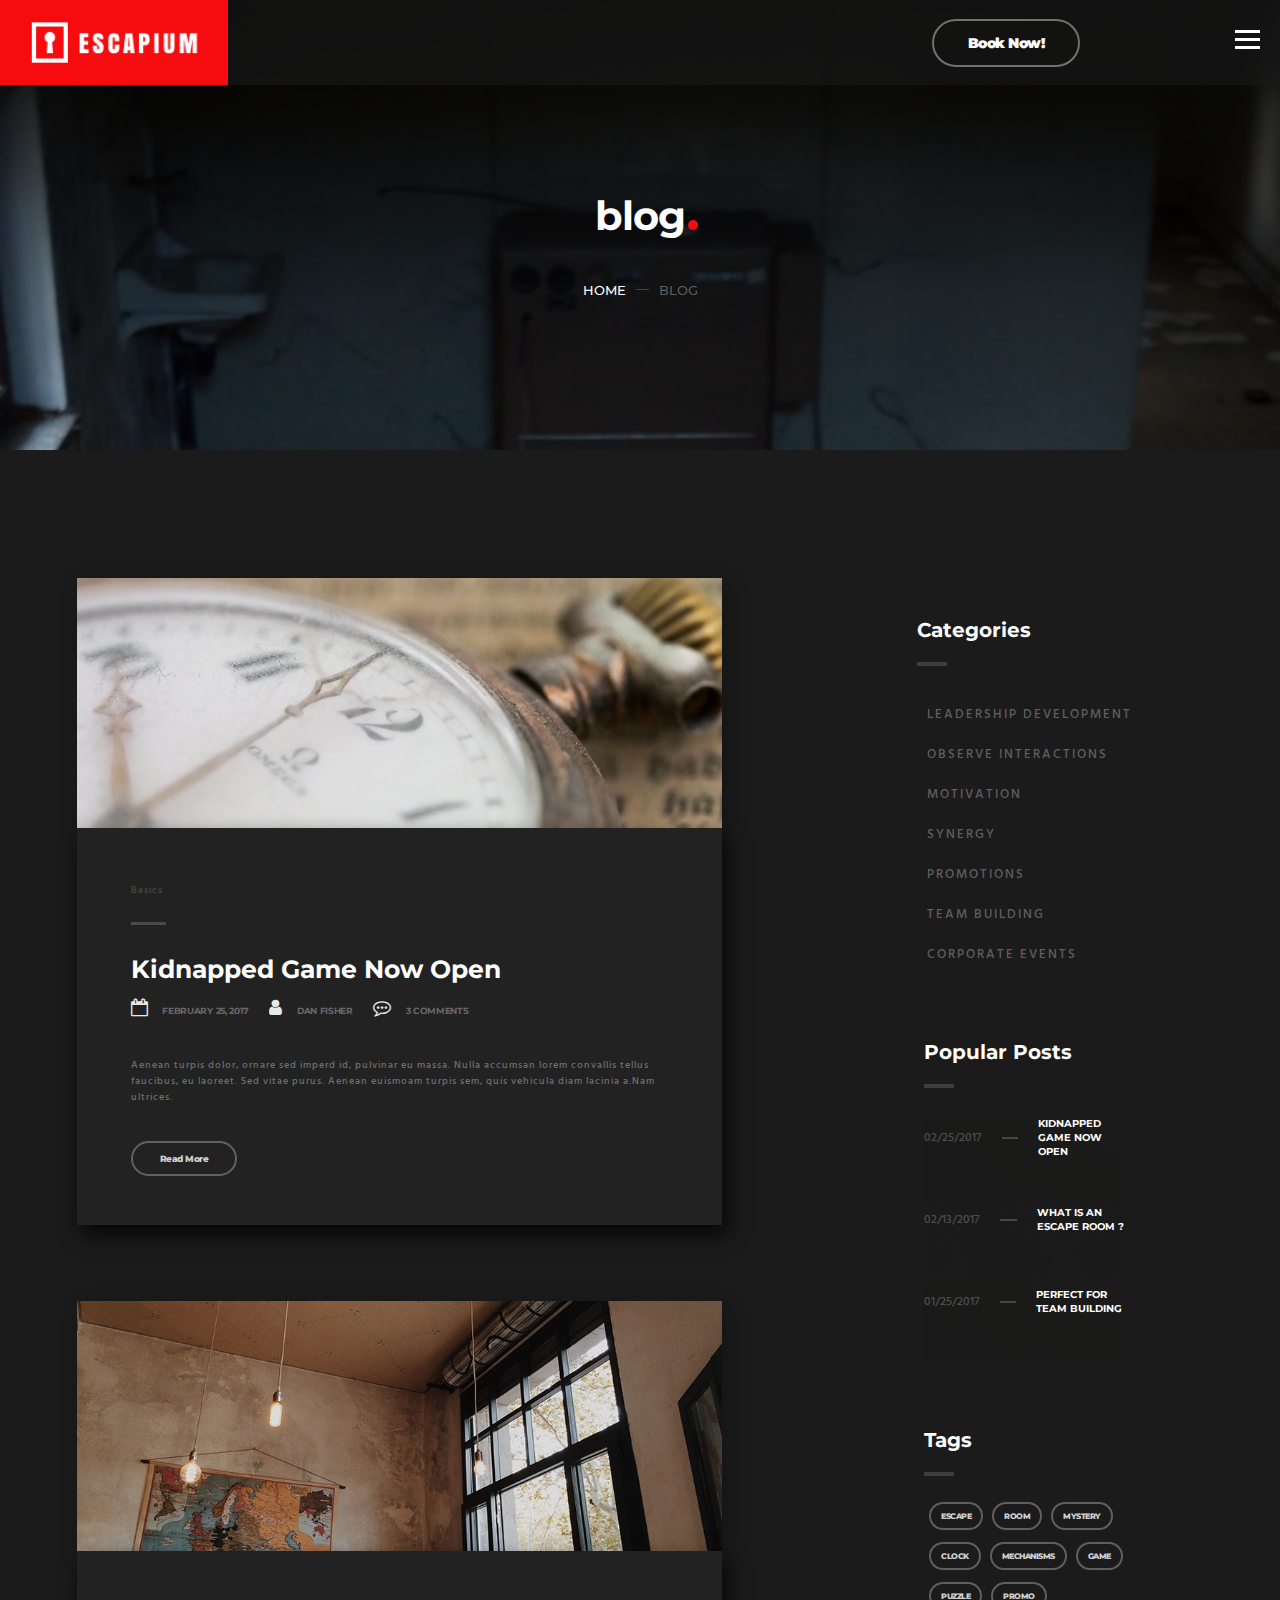
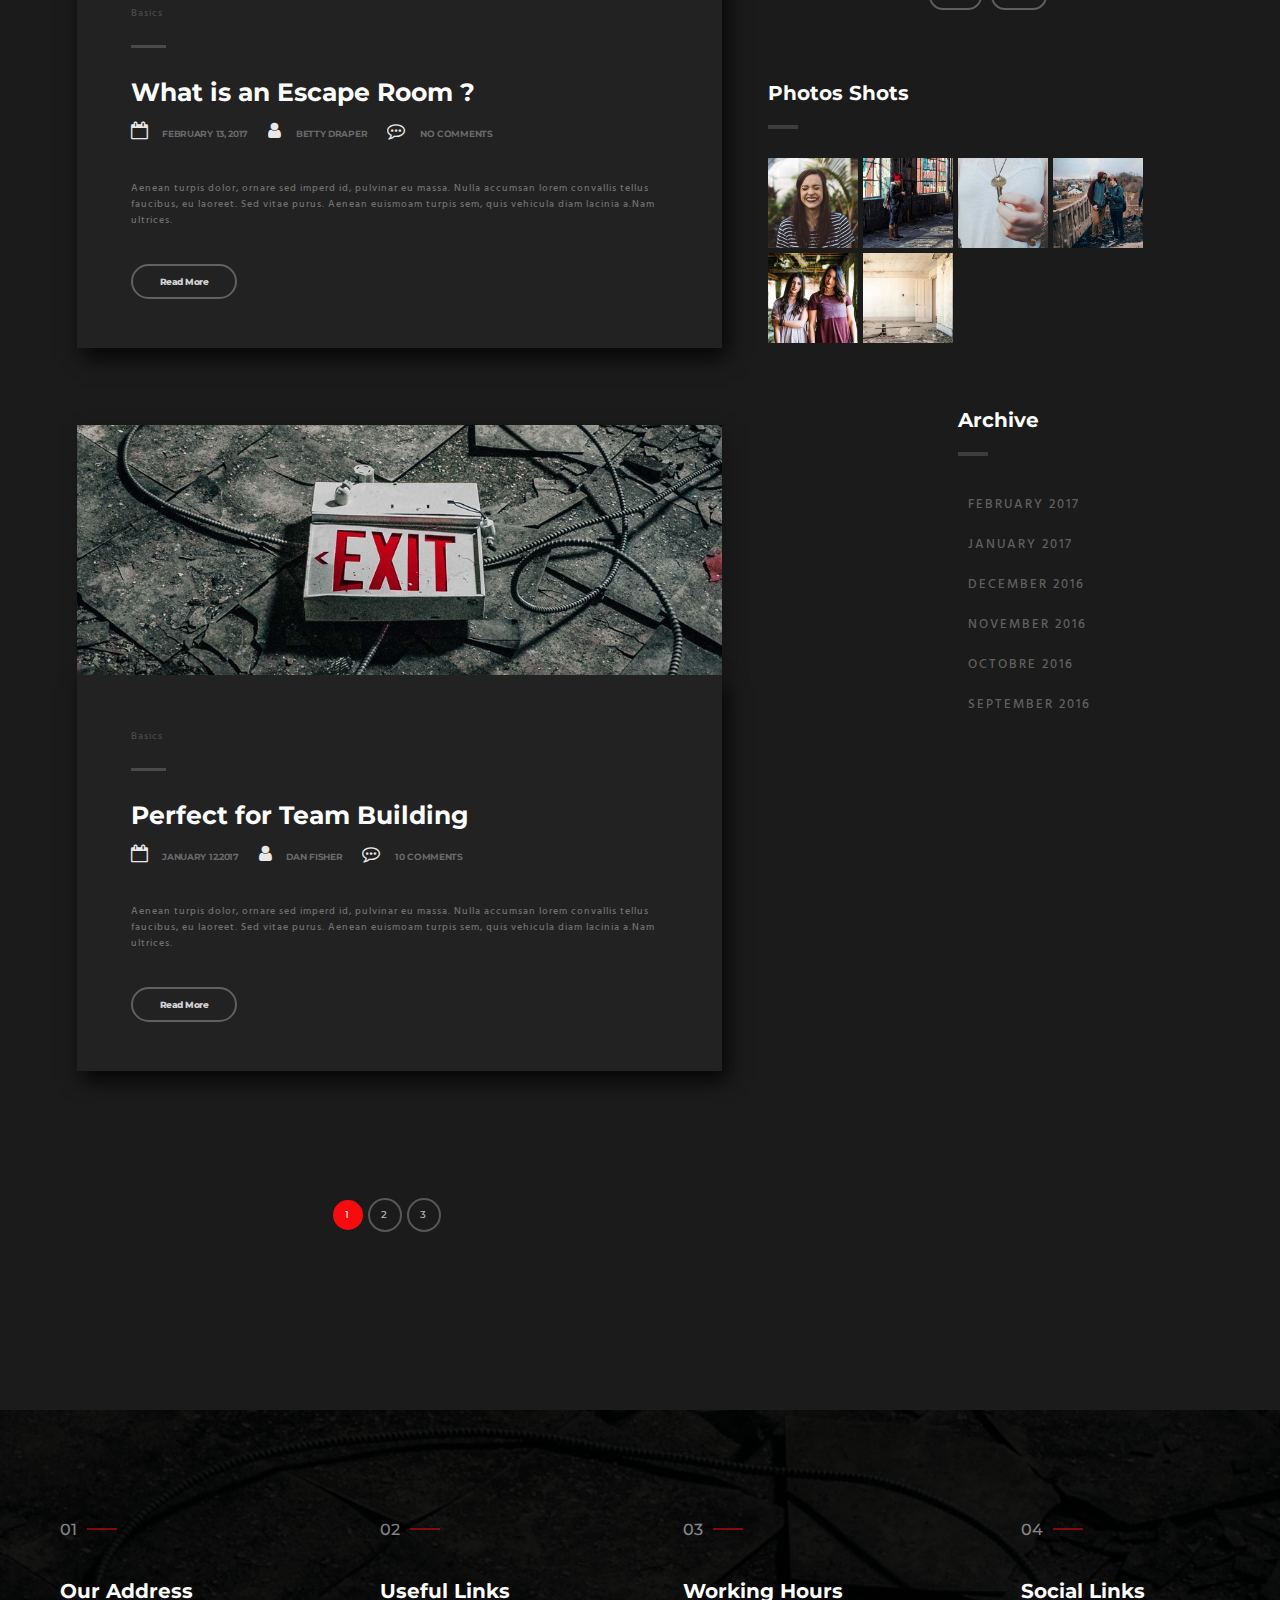
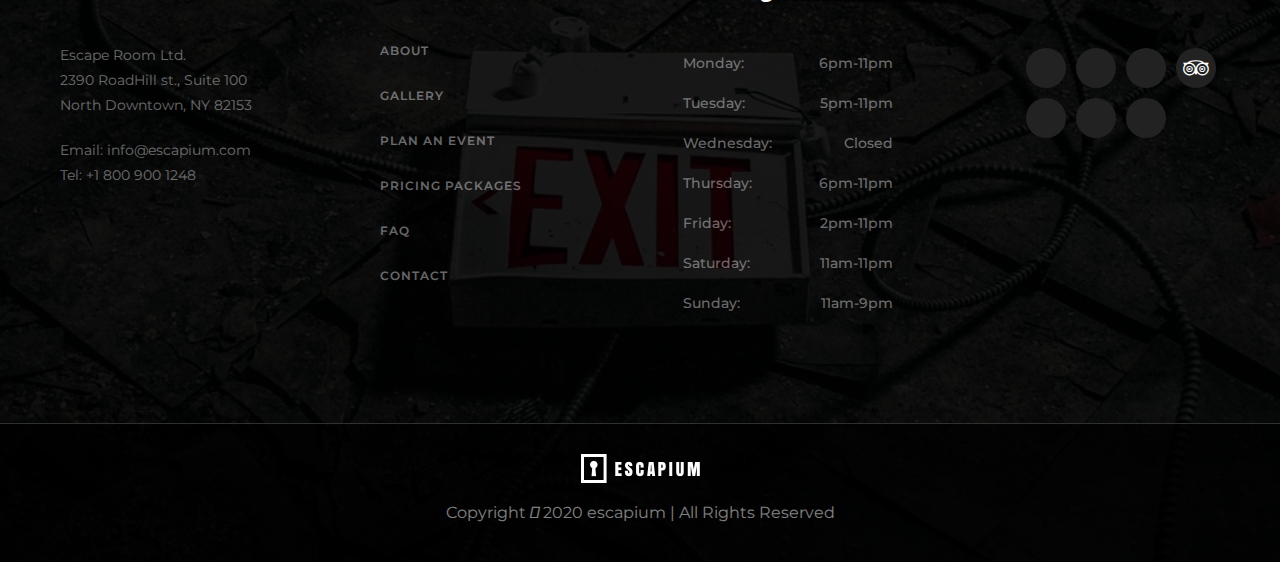
<file: pages/blogs.html>
<!DOCTYPE html>
<html lang="en">
<head>
    <meta charset="UTF-8">
    <meta http-equiv="X-UA-Compatible" content="IE=edge">
    <meta name="viewport" content="width=device-width, initial-scale=1.0">
    <title>Blog</title>
    <link rel="stylesheet" href="../style.css">  
    <link rel="stylesheet" href="https://cdnjs.cloudflare.com/ajax/libs/font-awesome/4.7.0/css/font-awesome.css" integrity="sha512-5A8nwdMOWrSz20fDsjczgUidUBR8liPYU+WymTZP1lmY9G6Oc7HlZv156XqnsgNUzTyMefFTcsFH/tnJE/+xBg==" crossorigin="anonymous" referrerpolicy="no-referrer" />
</head>
<body>
    <header class="header_blogs">
        <section class="container_header">
            <div class="text_container_header">
                <div class="title_blogs">
                    <h1>blog</h1>
                    <div class="circle_blogs"></div>
                </div>
                <div class="links_container_header">
                    <a href="#">HOME</a>
                    <span class="bar_grey"></span>
                    <a href="#">BLOG</a>
                </div>
            </div>
        </section>
    </header>
    <main class="main_blogs">
        <section class="columns1">
            <section class="cards">
                <div class="image_cards montre"></div>
                <div class="contenu_cards">
                    <p>Basics</p>
                    <span class="bar_grey_bold"></span>
                    <h2 id="kidnapped_game_now_open">Kidnapped Game Now Open</h2>
                    <div class="links_cards">
                        <a href="#"><i class="fa fa-calendar-o" aria-hidden="true"></i>FEBRUARY 25, 2017</a>
                        <a href="#"><i class="fa fa-user" aria-hidden="true"></i>DAN FISHER</a>
                        <a href="#"><i class="fa fa-commenting-o" aria-hidden="true"></i>3 COMMENTS</a>
                    </div>
                    <p class="paragraphe">Aenean turpis dolor, ornare sed imperd id, pulvinar eu massa. Nulla accumsan lorem convallis tellus faucibus, eu laoreet. Sed vitae purus. Aenean euismoam turpis sem, quis vehicula diam lacinia a.Nam ultrices.</p>
                    <a href="#" class="btn_blogs">Read More</a>
                </div>
            </section>
            <section class="cards">
                <div class="image_cards room"></div>    
                <div class="contenu_cards">
                    <p>Basics</p>
                    <span class="bar_grey_bold"></span>
                    <h2 id="what_is_an_escape_room">What is an Escape Room ?</h2>
                    <div class="links_cards">
                        <a href="#"><i class="fa fa-calendar-o" aria-hidden="true"></i>FEBRUARY 13, 2017</a>
                        <a href="#"><i class="fa fa-user" aria-hidden="true"></i>BETTY DRAPER</a>
                        <a href="#"><i class="fa fa-commenting-o" aria-hidden="true"></i>NO COMMENTS</a>
                    </div>
                    <p class="paragraphe">Aenean turpis dolor, ornare sed imperd id, pulvinar eu massa. Nulla accumsan lorem convallis tellus faucibus, eu laoreet. Sed vitae purus. Aenean euismoam turpis sem, quis vehicula diam lacinia a.Nam ultrices.</p>
                    <a href="#" class="btn_blogs">Read More</a>
                </div>
            </section>
            <section class="cards">
                <div class="image_cards exit"></div>
                <div class="contenu_cards">
                    <p>Basics</p>
                    <span class="bar_grey_bold"></span>
                    <h2 id="perfect_for_team_building">Perfect for Team Building</h2>
                    <div class="links_cards">
                        <a href="#"><i class="fa fa-calendar-o" aria-hidden="true"></i>JANUARY 12.2017</a>
                        <a href="#"><i class="fa fa-user" aria-hidden="true"></i>DAN FISHER</a>
                        <a href="#"><i class="fa fa-commenting-o" aria-hidden="true"></i>10 COMMENTS</a>
                    </div>
                    <p class="paragraphe">Aenean turpis dolor, ornare sed imperd id, pulvinar eu massa. Nulla accumsan lorem convallis tellus faucibus, eu laoreet. Sed vitae purus. Aenean euismoam turpis sem, quis vehicula diam lacinia a.Nam ultrices.</p>
                    <a href="#" class="btn_blogs">Read More</a>
                </div>
            </section>
            <section class="btn_switch_blogs">
                <a href="">1</a>
                <a href="">2</a>
                <a href="">3</a>
                <p>...</p>
                <a href="">10</a>
            </section>
        </section>
        <section class="columns2">
            <section class="categories_blogs relative">
                <h2>Categories</h2>
                <span class="bar_grey_bold2"></span>
                <ul>
                    <li>LEADERSHIP DEVELOPMENT</li>
                    <li>OBSERVE INTERACTIONS</li>
                    <li>MOTIVATION</li>
                    <li>SYNERGY</li>
                    <li>PROMOTIONS</li>
                    <li>TEAM BUILDING</li>
                    <li>CORPORATE EVENTS</li>
                </ul>
            </section>
            <section class="popular_blogs relative">
                <h2>Popular Posts</h2>
                <span class="bar_grey_bold2"></span>
                <div class="kidnapped">
                    <p class="date">02/25/2017</p>
                    <span class="bar_grey"></span>
                    <h3>KIDNAPPED GAME NOW OPEN</h3>
                </div>
                <div class="what_is">
                    <p class="date">02/13/2017</p>
                    <span class="bar_grey"></span>
                    <h3>WHAT IS AN ESCAPE ROOM ?</h3>
                </div>
                <div class="perfect">
                    <p class="date">01/25/2017</p>
                    <span class="bar_grey"></span>
                    <h3>PERFECT FOR TEAM BUILDING</h3>
                </div>
            </section>
            <section class="tags_blogs relative">
                <h2>Tags</h2>
                <span class="bar_grey_bold2"></span>
                <div class="container_tags_blogs">
                    <a href="#" class="btn_blogs">ESCAPE</a>
                    <a href="#" class="btn_blogs">ROOM</a>
                    <a href="#" class="btn_blogs">MYSTERY</a>
                    <a href="#" class="btn_blogs">CLOCK</a>
                    <a href="#" class="btn_blogs">MECHANISMS</a>
                    <a href="#" class="btn_blogs">GAME</a>
                    <a href="#" class="btn_blogs">PUZZLE</a>
                    <a href="#" class="btn_blogs">PROMO</a>
                </div>
            </section>
            <section class="photo_shots_blogs relative">
                <h2>Photos Shots</h2>
                <span class="bar_grey_bold2"></span>
                <div class="container_photos_all">
                    <div class="container_photo_shots one_shots">
                        <span class="rotating-span span_one"></span>
                        <span class="rotating-span span_two"></span>
                        <span class="rotating-span span_three"></span>
                        <span class="rotating-span span_four"></span>
                    </div>
                    <div class="container_photo_shots two_shots">
                        <span class="rotating-span span_one"></span>
                        <span class="rotating-span span_two"></span>
                        <span class="rotating-span span_three"></span>
                        <span class="rotating-span span_four"></span>
                    </div>
                    <div class="container_photo_shots three_shots">
                        <span class="rotating-span span_one"></span>
                        <span class="rotating-span span_two"></span>
                        <span class="rotating-span span_three"></span>
                        <span class="rotating-span span_four"></span>
                    </div>
                    <div class="container_photo_shots four_shots">
                        <span class="rotating-span span_one"></span>
                        <span class="rotating-span span_two"></span>
                        <span class="rotating-span span_three"></span>
                        <span class="rotating-span span_four"></span>
                    </div>
                    <div class="container_photo_shots five_shots">
                     <span class="rotating-span span_one"></span>
                        <span class="rotating-span span_two"></span>
                        <span class="rotating-span span_three"></span>
                        <span class="rotating-span span_four"></span>
                    </div>
                    <div class="container_photo_shots six_shots">
                        <span class="rotating-span span_one"></span>
                        <span class="rotating-span span_two"></span>
                        <span class="rotating-span span_three"></span>
                        <span class="rotating-span span_four"></span>
                    </div>
                </div>
            </section>
            <section class="archive_blogs relative">
                <h2>Archive</h2>
                <span class="bar_grey_bold2"></span>
                <ul>
                    <li>FEBRUARY 2017</li>
                    <li>JANUARY 2017</li>
                    <li>DECEMBER 2016</li>
                    <li>NOVEMBER 2016</li>
                    <li>OCTOBRE 2016</li>
                    <li>SEPTEMBER 2016</li>
                </ul>
            </section>
        </section>    
    </main>
    <script src="../js/topNav.js" type="module"></script>
    <script src="../js/blogs.js" type="module"></script>
</body>
</html>
</file>
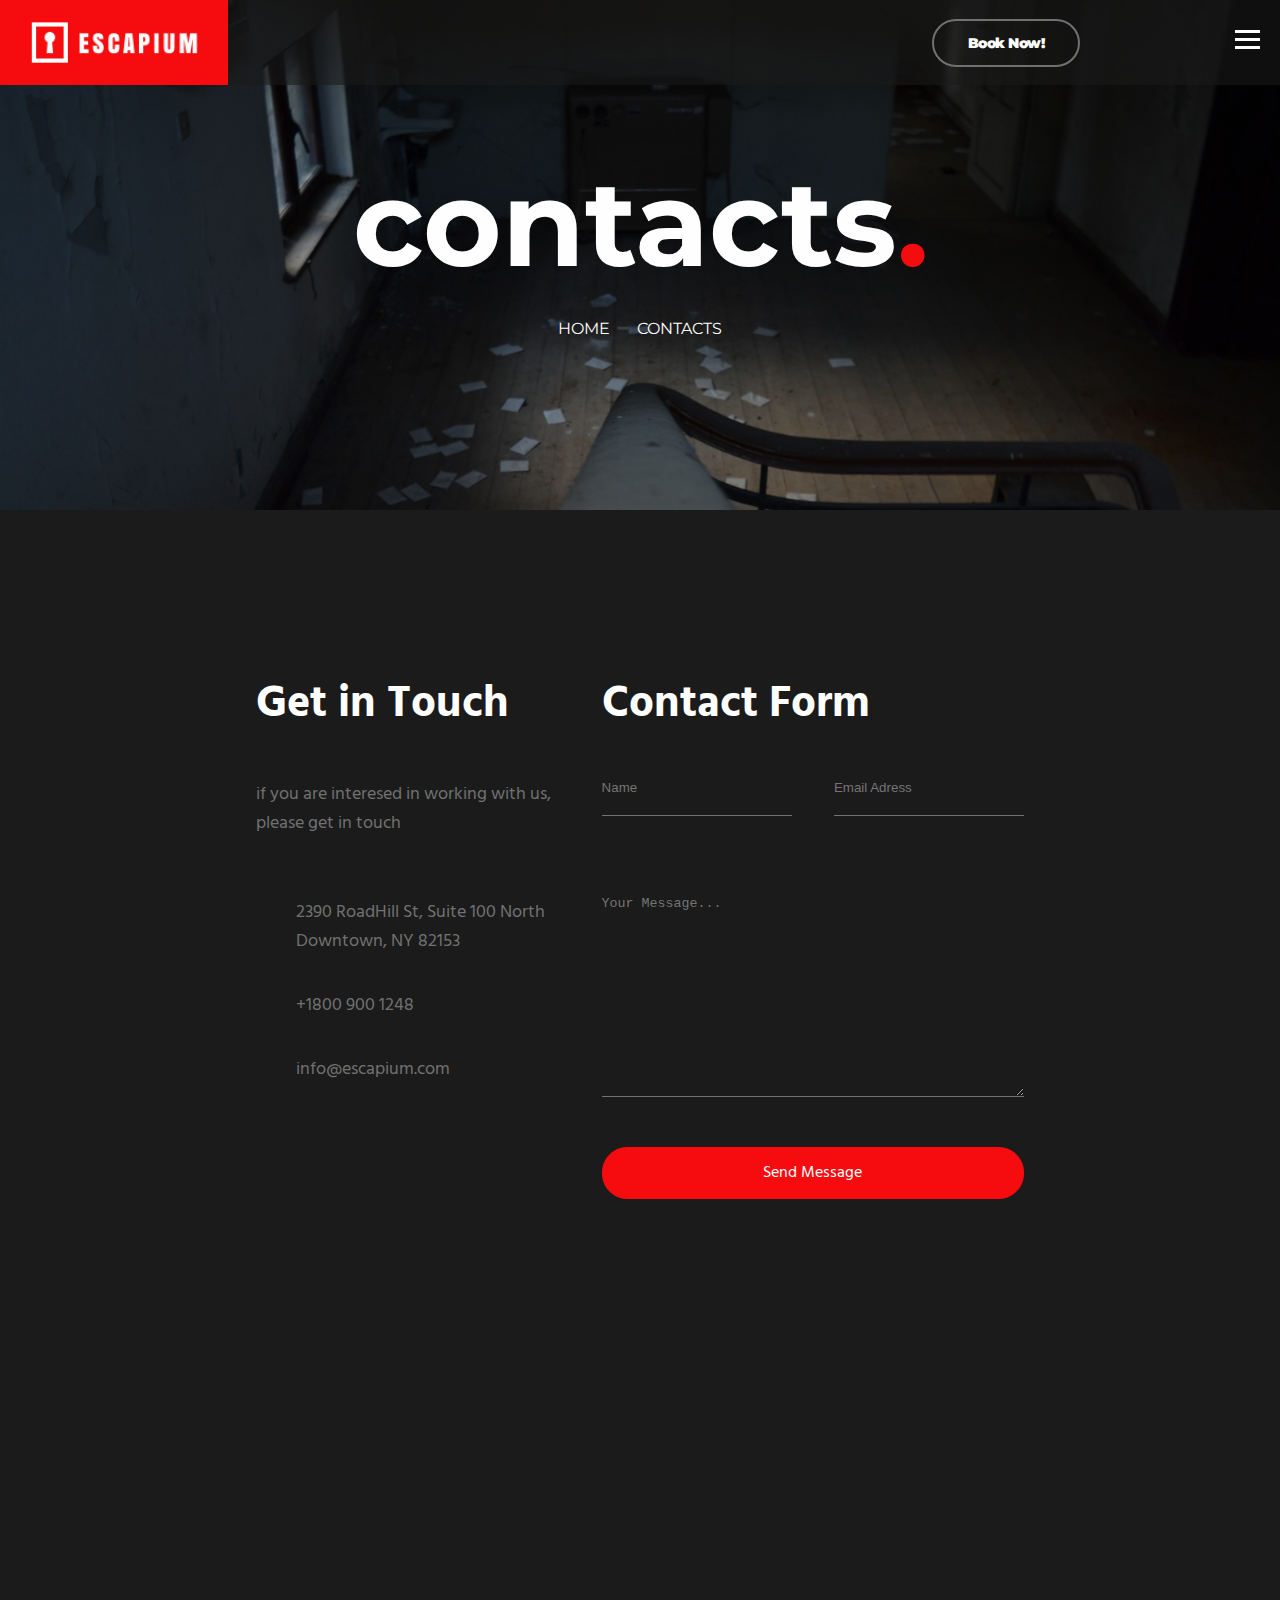
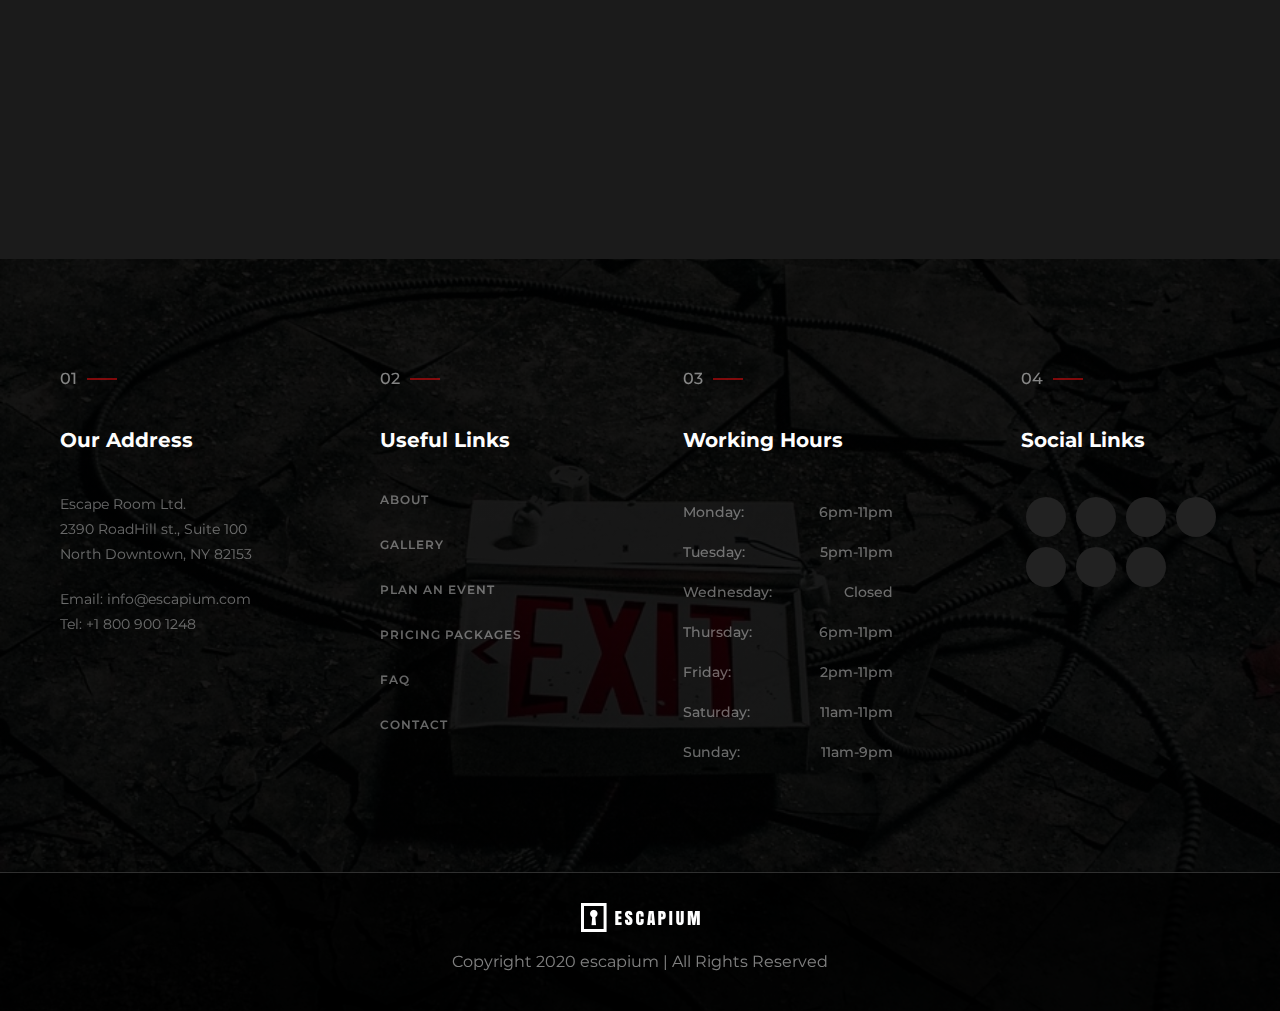
<file: pages/contacts.html>
<!doctype html>
<html lang="en">
<head>
    <meta charset="UTF-8">
    <meta name="viewport"
          content="width=device-width, user-scalable=no, initial-scale=1.0, maximum-scale=1.0, minimum-scale=1.0">
    <link rel="stylesheet" href="../style.css">
    <link rel="stylesheet" href="https://cdnjs.cloudflare.com/ajax/libs/font-awesome/6.4.0/css/all.min.css" integrity="sha512-iecdLmaskl7CVkqkXNQ/ZH/XLlvWZOJyj7Yy7tcenmpD1ypASozpmT/E0iPtmFIB46ZmdtAc9eNBvH0H/ZpiBw==" crossorigin="anonymous" referrerpolicy="no-referrer" />
    <title>Contact</title>
</head>
<body>
<header id="contacts_header">

    <h1>contacts<span>.</span></h1>
    <p>HOME <span class="grey headerSize"> - </span> CONTACTS </p>

</header>

<main id="contacts_main">

    <section id="contacts_main_top">
    <section id="getInTouch">
        <h2> Get in Touch </h2>
        <p> if you are interesed in working with us, please get in touch </p>
        <ul>
            <li><i class="fa-solid fa-map"></i><p>2390 RoadHill St, Suite 100 North Downtown, NY 82153</p></li>
            <li><i class="fa-solid fa-phone"></i><p>+1800 900 1248</p></li>
            <li><i class="fa-regular fa-envelope"></i><p>info@escapium.com</p></li>
        </ul>

    </section>


    <form id="contact_Form">
        <h2>Contact Form</h2>
        <div>
            <input placeholder="Name" type="text">
            <input placeholder="Email Adress" type="email">
        </div>
        <textarea placeholder="Your Message..."></textarea>
        <a>Send Message</a>
    </form>

    </section>


    <div class="map">
        <iframe src="https://www.google.com/maps/embed?pb=!1m18!1m12!1m3!1d193596.0092752667!2d-74.1444867668035!3d40.69737092197122!2m3!1f0!2f0!3f0!3m2!1i1024!2i768!4f13.1!3m3!1m2!1s0x89c24fa5d33f083b%3A0xc80b8f06e177fe62!2sNew%20York%2C%20%C3%89tat%20de%20New%20York%2C%20%C3%89tats-Unis!5e0!3m2!1sfr!2sfr!4v1687552385600!5m2!1sfr!2sfr"  style="border:0;" allowfullscreen="" loading="lazy" referrerpolicy="no-referrer-when-downgrade"></iframe>
    </div>

</main>



<script src="../js/contacts.js" type="module"></script>
</body>
</html>
</file>
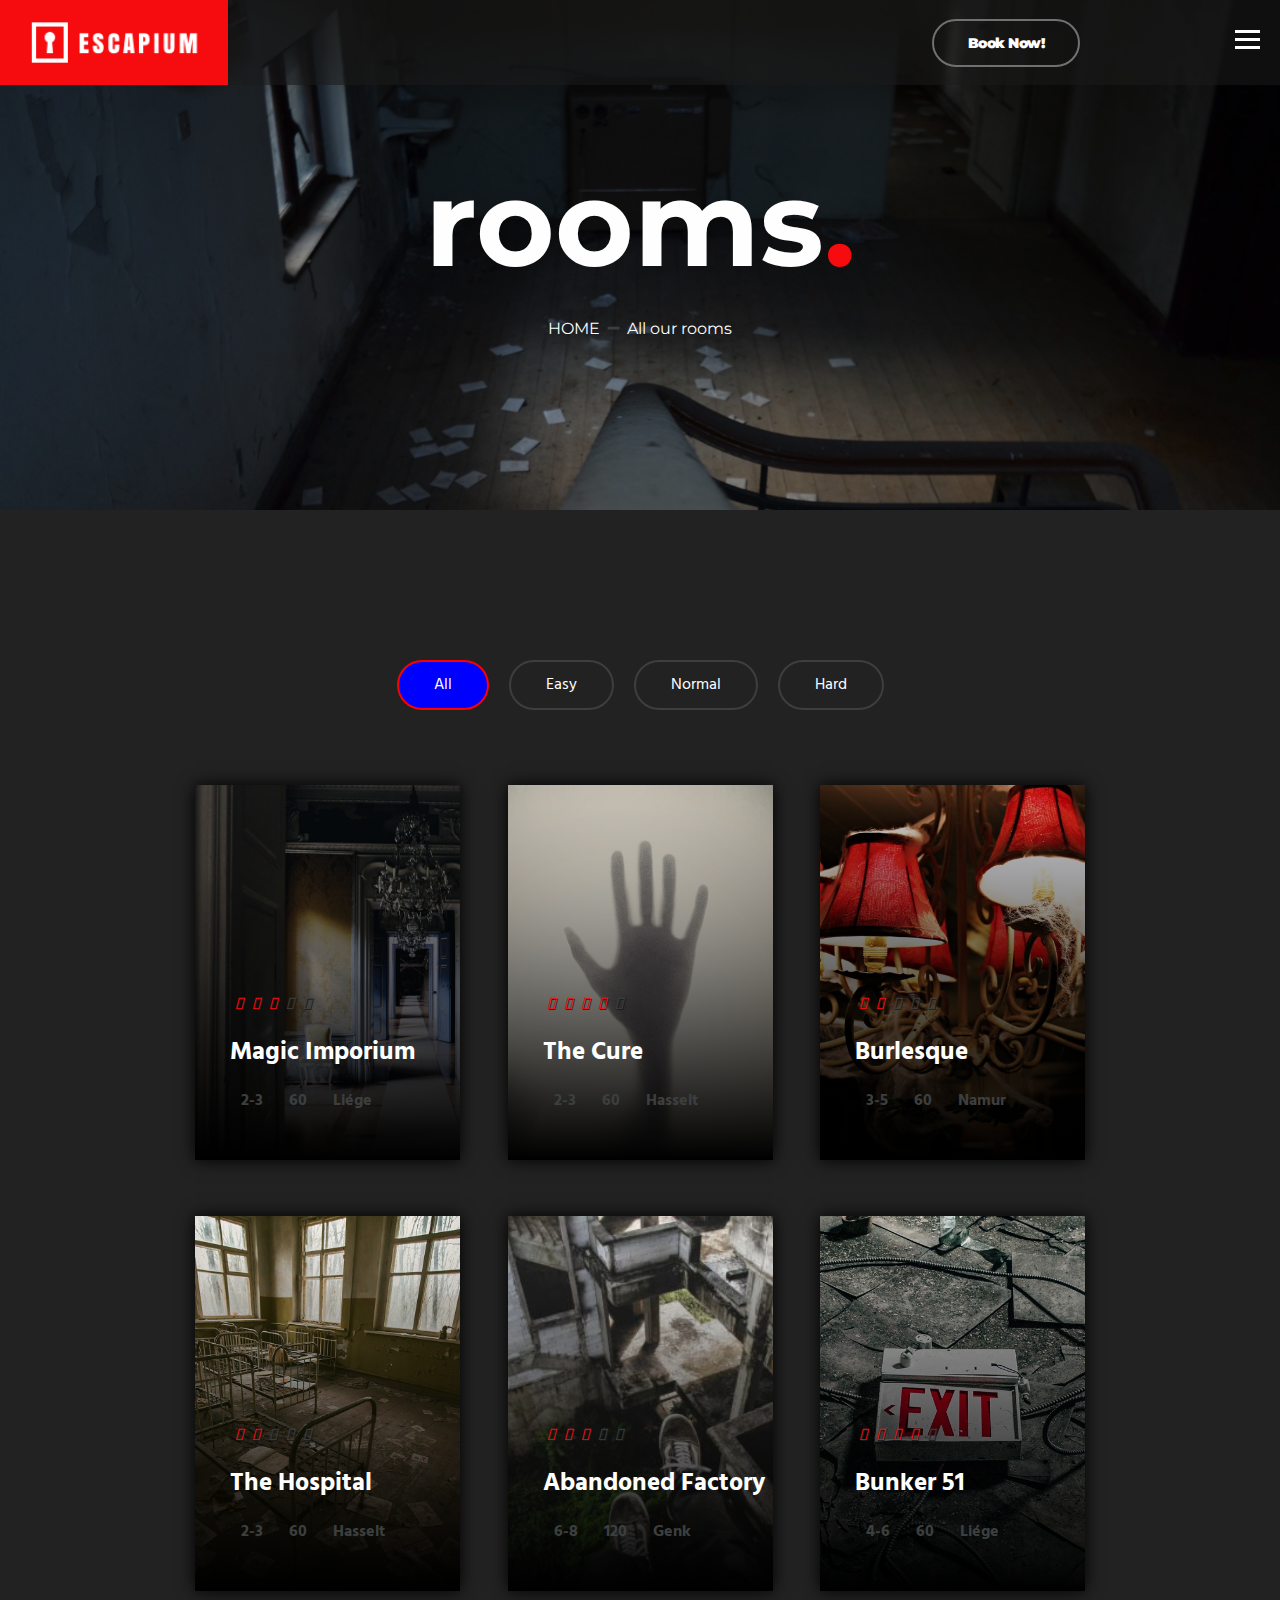
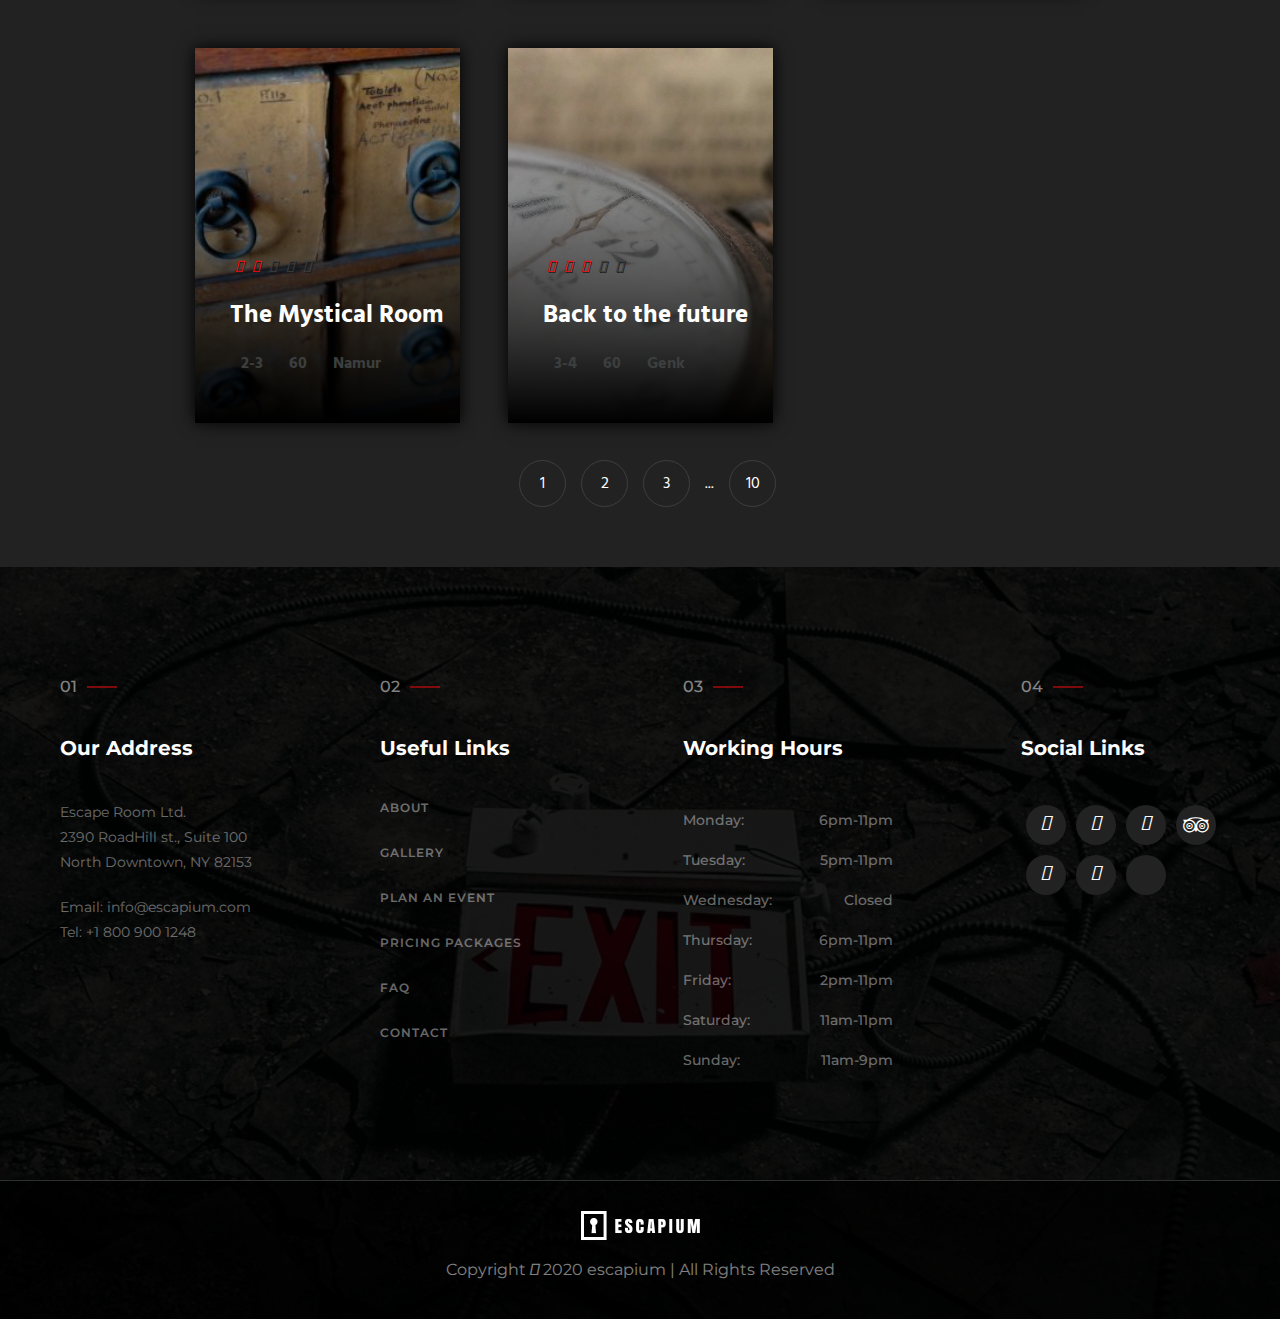
<file: pages/rooms.html>
<!doctype html>
<html lang="en">
<head>
    <meta charset="UTF-8">
    <meta name="viewport"
          content="width=device-width, user-scalable=no, initial-scale=1.0, maximum-scale=1.0, minimum-scale=1.0">
    <meta http-equiv="X-UA-Compatible" content="ie=edge">
    <title>Document</title>
    <link rel="stylesheet" href="../style.css">
    <link rel="stylesheet" href="https://cdnjs.cloudflare.com/ajax/libs/font-awesome/6.4.0/css/all.min.css" integrity="sha512-iecdLmaskl7CVkqkXNQ/ZH/XLlvWZOJyj7Yy7tcenmpD1ypASozpmT/E0iPtmFIB46ZmdtAc9eNBvH0H/ZpiBw==" crossorigin="anonymous" referrerpolicy="no-referrer" />
    <link rel="stylesheet" href="https://cdnjs.cloudflare.com/ajax/libs/font-awesome/4.7.0/css/font-awesome.css" integrity="sha512-5A8nwdMOWrSz20fDsjczgUidUBR8liPYU+WymTZP1lmY9G6Oc7HlZv156XqnsgNUzTyMefFTcsFH/tnJE/+xBg==" crossorigin="anonymous" referrerpolicy="no-referrer" />
  </head>

<header id="rooms_header">

    <h1>rooms<span>.</span></h1>
    <p>HOME <span class="grey headerSize"> - </span> All our rooms </p>

</header>

<body id="rooms_body">

<div id="rooms_Tris">

    <input type="checkbox" id="all-box" checked />
    <label for="all-box">
      <div class="tag All">All</div>
    </label>

    <input type="checkbox" id="easy-box"/>
    <label for="easy-box">
      <div class="tag Easy">Easy</div>
    </label>

    <input type="checkbox" id="normal-box"/>
    <label for="normal-box">
      <div class="tag normal">Normal</div>
    </label>

    <input type="checkbox" id="hard-box"/>
    <label for="hard-box">
      <div class="tag hard">Hard</div>
    </label>


</div>

<section id="rooms_rooms">




</section>

<div id="rooms_nav">

    <a>1</a>
    <a>2</a>
    <a>3</a>
    <p>...</p>
    <a>10</a>

</div>

<script src="../js/topNav.js" type="module"></script>
<script src="../js/rooms.js" type="module"></script>


</body>
</html>
</file>
<file: style.css>
@import url("https://fonts.googleapis.com/css2?family=Montserrat:wght@100;200;300;400;500;600;700;800;900&display=swap%27");
@import url("https://fonts.googleapis.com/css2?family=Hind:wght@300;400;500;600;700&display=swap%27");
* {
  padding: 0;
  margin: 0;
  list-style: none;
}

main .premiere {
  background-image: url("images/gallery/slide-1.jpg");
  background-size: cover;
  background-repeat: no-repeat;
  background-position: center top;
  min-height: 50vh;
}
main .premiere h1 {
  padding-top: 10%;
  color: white;
  display: flex;
  align-items: center;
  justify-content: center;
  font-family: "Montserrat", sans-serif;
  font-size: 44px;
}
main .premiere h1 span {
  color: red;
}
main .premiere div {
  padding-top: 2%;
  display: flex;
  align-items: center;
  justify-content: center;
  color: #717171;
}
main .premiere div a {
  color: white;
  cursor: pointer;
  font-size: 16px;
  font-family: "Hind", sans-serif;
}
main .premiere div p {
  font-size: 16px;
  font-family: "Hind", sans-serif;
}
main .premiere div div {
  padding: 0;
  margin: 0 10px;
  width: 20px;
  height: 1px;
  background-color: #717171;
}
main .second {
  background-color: #1B1B1B;
  padding-top: 6%;
}
main .second:hover ul:nth-child(1) {
  animation: translate_opacity2 0.5s ease-in-out;
}
main .second:hover ul:nth-child(2) {
  animation: translate_opacity2 1s ease-in-out;
}
main .second:hover ul:nth-child(3) {
  animation: translate_opacity2 1.5s ease-in-out;
}
main .second .vide {
  width: 25px;
  height: 3px;
  background-color: #717171;
}
main .second h2 {
  padding-top: 2%;
  padding-bottom: 7.5%;
  font-size: 44px;
  font-family: "Montserrat", sans-serif;
  color: white;
}
main .second div {
  display: flex;
  align-items: center;
  justify-content: center;
}
main .second div ul {
  list-style: none;
  width: 25%;
  margin: 0 3% 0 3%;
}
main .second div ul li {
  display: flex;
  align-items: center;
  justify-content: center;
  font-size: 16px;
  font-family: "Hind", sans-serif;
  color: #717171;
  padding-bottom: 10%;
}
main .second div ul li h3 {
  font-size: 32px;
  font-family: "Montserrat", sans-serif;
  color: white;
}
main .second div ul .icon {
  font-size: 50px;
}
main .second div ul .icon i {
  border: solid 1px #717171;
  border-radius: 50%;
  padding: 50px;
  width: 50px;
  height: 50px;
  text-align: center;
  z-index: 1;
  background-color: #1B1B1B;
}
main .second div ul span {
  width: 220px;
  height: 1px;
  background-color: #717171;
  transform: rotate(-45deg);
  position: relative;
  top: 100px;
  z-index: 1;
  margin-right: 10px;
}
main .second .video {
  width: 90%;
  height: 90vh;
  padding: 10% 5% 10% 5%;
}
main .second .video iframe {
  width: 100%;
  height: 100%;
  border: none;
}
main .third {
  background-color: #1B1B1B;
  padding-top: 6%;
}
main .third:hover ul {
  animation: translate_opacity 1s ease-in-out;
}
main .third h2 {
  padding-top: 2%;
  padding-bottom: 7.5%;
  font-size: 44px;
  font-family: "Montserrat", sans-serif;
  color: white;
}
main .third .vide {
  width: 25px;
  height: 3px;
  background-color: #717171;
}
main .third ul {
  list-style: none;
  display: flex;
  align-items: center;
  justify-content: center;
  padding-bottom: 100px;
}
main .third ul li {
  display: flex;
  align-items: center;
  justify-content: center;
  width: 15%;
  padding: 0 20px 0 20px;
}
main .third ul li img {
  width: 100%;
}
main .third div {
  display: flex;
  align-items: center;
  justify-content: center;
}
main .fourth {
  background-color: #222222;
  padding: 6%;
  display: flex;
  justify-content: center;
  flex-direction: column;
  align-items: center;
}
main .fourth:hover ul li:nth-child(1) {
  animation: translate_opacity2 0.5s ease-in-out;
}
main .fourth:hover ul li:nth-child(2) {
  animation: translate_opacity2 1s ease-in-out;
}
main .fourth:hover ul li:nth-child(3) {
  animation: translate_opacity2 1.5s ease-in-out;
}
main .fourth h2 {
  padding-top: 2%;
  padding-bottom: 7.5%;
  font-size: 44px;
  font-family: "Montserrat", sans-serif;
  color: white;
}
main .fourth .vide {
  width: 25px;
  height: 3px;
  background-color: #717171;
}
main .fourth ul {
  display: flex;
  flex-wrap: wrap;
  column-gap: 30px;
}
main .fourth ul li h3 {
  margin: 40px 0 15px 20px;
  font-family: "Montserrat", sans-serif;
  color: #fefefe;
  font-size: 30px;
}
main .fourth ul li p {
  color: #717171;
  margin-left: 20px;
  margin-bottom: 180px;
  font-family: "Hind", sans-serif;
}
main .fifth {
  color: #fefefe;
  background-color: #1B1B1B;
  display: flex;
  flex-direction: column;
  justify-content: center;
  align-items: center;
  width: 100%;
}
main .fifth:hover article {
  animation: translate_opacity 1.5s ease-in-out;
}
main .fifth:hover h2,
main .fifth:hover .underline {
  animation: translate_opacity 1s ease;
}
main .fifth:hover a {
  animation: translate_opacity 1s ease;
}
main .fifth h2 {
  padding: 40px 0 85px 0;
  font-size: 45px;
  opacity: 0.9;
  font-family: "Montserrat", sans-serif;
}
main .fifth a {
  margin-top: 45px;
  color: #F60B0E;
  opacity: 1;
  font-family: "Montserrat", sans-serif;
  font-weight: 700;
  text-decoration: none;
}
main .fifth .container_underline {
  overflow: hidden;
}
main .fifth .container_underline:hover .underline {
  animation: translate_x 1.5s ease-in-out alternate infinite;
}
main .fifth .container_underline .underline {
  border-top: solid 2px #F60B0E;
  margin-top: 3px;
  margin-bottom: 85px;
  opacity: 0.5;
  width: 180px;
  display: block;
  height: 5px;
  cursor: pointer;
}
main .fifth .span_grey_fifth {
  margin-top: 125px;
  display: inline-block;
  height: 4px;
  width: 35px;
  background-color: #717171;
  opacity: 0.5;
}
main .fifth .carousel_fifth {
  width: 65%;
  height: 425px;
  position: relative;
  overflow: hidden;
}
main .fifth .carousel_fifth .carousel_container_fifth {
  width: 100%;
  height: 100%;
  display: flex;
  overflow: hidden;
  transition: transform 0.5s ease;
}
main .fifth .carousel_fifth .carousel_container_fifth article {
  display: flex;
  flex-direction: column;
  justify-content: center;
  align-items: center;
  text-align: center;
  width: 50%;
  flex: 0 0 50%;
}
main .fifth .carousel_fifth .carousel_container_fifth article img {
  width: 65px;
  height: 65px;
  border-radius: 50%;
}
main .fifth .carousel_fifth .carousel_container_fifth article h4 {
  padding: 25px;
  letter-spacing: 2px;
  font-size: 13px;
  color: #717171;
}
main .fifth .carousel_fifth .carousel_container_fifth article p {
  color: #717171;
  font-size: 20px;
  font-family: "Hind", sans-serif;
  margin-bottom: 60px;
}
main .fifth .arrow_fifth {
  margin-bottom: 180px;
  display: flex;
  justify-content: center;
  align-items: center;
}
main .fifth .arrow_fifth span {
  width: 120px;
  rotate: -60deg;
  display: inline-block;
  height: 2px;
  background-color: #717171;
  opacity: 0.2;
}
main .fifth .arrow_fifth i {
  color: #fefefe;
  opacity: 0.7;
  font-size: 40px;
  cursor: pointer;
  padding: 20px 0;
}
main .fifth .arrow_fifth i:hover {
  color: #F60B0E;
}
main .sixth {
  padding: 6%;
  display: flex;
  justify-content: center;
  flex-direction: column;
  align-items: center;
}
main .sixth h2 {
  padding-top: 2%;
  padding-bottom: 20px;
  font-size: 44px;
  font-family: "Montserrat", sans-serif;
  color: #222222;
}
main .sixth .vide {
  width: 35px;
  height: 3px;
  background-color: #717171;
  opacity: 0.6;
}
main .sixth .p_one {
  color: #717171;
  font-family: "Hind", sans-serif;
  opacity: 0.5;
  font-weight: 600;
  font-size: 12px;
  letter-spacing: 1px;
  padding-bottom: 40px;
}
main .sixth ul {
  width: 30%;
}
main .sixth ul li {
  margin-bottom: 40px;
}
main .sixth ul li span {
  display: flex;
}
main .sixth ul li span h3 {
  font-family: "Montserrat", sans-serif;
  margin-left: 20px;
  opacity: 0.7;
  font-size: 18px;
}
main .sixth ul li span h3:hover {
  color: #F60B0E;
  transition: 0.3s ease;
}
main .sixth ul li span div {
  height: 20px;
  width: 20px;
  border-radius: 50%;
  background-color: rgb(223, 223, 223);
  padding: 10px;
  display: flex;
  justify-content: center;
  align-items: center;
  position: relative;
  cursor: pointer;
  opacity: 0.4;
}
main .sixth ul li span div .span_accordeon {
  height: 1px;
  width: 90%;
  display: block;
  background-color: #222222;
  rotate: 90deg;
}
main .sixth ul li span div:before {
  content: "";
  position: absolute;
  height: 1px;
  width: 60%;
  display: block;
  background-color: #222222;
}
main .sixth ul li p {
  display: none;
  margin-left: 60px;
  margin-top: 20px;
  color: #717171;
  font-family: "Hind", sans-serif;
  font-weight: 500;
  font-size: 12px;
  letter-spacing: 0.5px;
}
main .sixth ul p.accordeon {
  display: block;
  animation: translate_opacity 1s;
}
main .sixth ul .span_accordeon.display {
  display: none;
}

@media screen and (max-width: 1000px) {
  .carousel_fifth {
    width: 65%;
    height: 425px;
  }
  .carousel_fifth .carousel_container_fifth {
    width: 100%;
    height: 100%;
    display: flex;
  }
  .carousel_fifth .carousel_container_fifth article {
    display: flex;
    flex-direction: column;
    justify-content: center;
    align-items: center;
    text-align: center;
    width: 50%;
    flex: 0 0 100% !important;
  }
  .carousel_fifth .carousel_container_fifth article h4 {
    padding: 25px;
    font-size: 13px;
  }
  .carousel_fifth .carousel_container_fifth article p {
    font-size: 20px;
    margin-bottom: 60px;
  }
  .arrow_fifth {
    margin-bottom: 130px;
    display: flex;
    justify-content: center;
    align-items: center;
  }
  .arrow_fifth span {
    width: 120px;
    rotate: -60deg;
    height: 2px;
    opacity: 0.2;
  }
  .arrow_fifth i {
    font-size: 40px;
    padding: 20px 0;
  }
  .sixth {
    padding: 3%;
  }
  .sixth h2 {
    padding-top: 2%;
    padding-bottom: 3%;
    font-size: 44px;
    font-family: "Montserrat", sans-serif;
    color: #222222;
  }
  .sixth p {
    font-size: 12px;
    letter-spacing: 1px;
  }
  .sixth ul {
    width: 90% !important;
  }
  .sixth ul li span h3 {
    font-family: "Montserrat", sans-serif;
    margin-left: 20px;
    font-size: 15px;
  }
}
@media screen and (max-width: 412px) {
  main .premiere {
    max-height: 20vh;
  }
  main .premiere h1 {
    font-size: 32px;
  }
  main .premiere div p {
    font-size: 14px;
  }
  main .premiere div a {
    font-size: 14px;
  }
  main .second {
    display: block;
  }
  main .second .uldiv {
    display: block;
  }
  main .second .uldiv ul {
    width: 100%;
    padding: 0;
    margin: 0;
  }
  main .second .uldiv ul li {
    display: flex;
    align-items: center;
    justify-content: center;
    text-align: center;
  }
  main .second .uldiv ul li h3 {
    font-size: 15px;
  }
  main .second .video {
    max-height: 25vh;
  }
  main .third div {
    display: flex;
    align-items: center;
    text-align: center;
  }
  main .third div ul {
    display: block;
    align-content: center;
  }
  main .third div ul li {
    width: 100%;
    margin: 0;
    padding: 10px 0 10px 0;
  }
  main .fourth {
    background-color: #222222;
    padding: 3%;
    text-align: center;
  }
  main .fourth h2 {
    padding-top: 2%;
    padding-bottom: 4%;
    font-size: 44px;
  }
  main .fourth ul {
    display: flex;
    flex-wrap: wrap;
    column-gap: 30px;
  }
  main .fourth ul li img {
    width: 200px;
  }
  main .fourth ul li h3 {
    margin: 40px 0 15px 20px;
    font-family: "Montserrat", sans-serif;
    color: #fefefe;
    font-size: 30px;
  }
  main .fourth ul li p {
    color: #717171;
    margin-left: 20px;
    margin-bottom: 50px;
    font-family: "Hind", sans-serif;
  }
  .sixth {
    padding: 3%;
    text-align: center;
  }
  .sixth h2 {
    padding-top: 2%;
    padding-bottom: 3%;
    font-size: 44px;
    font-family: "Montserrat", sans-serif;
    color: #222222;
  }
  .sixth p {
    font-size: 12px;
    letter-spacing: 1px;
  }
  .sixth ul {
    width: 90% !important;
  }
  .sixth ul li span h3 {
    font-family: "Montserrat", sans-serif;
    margin-left: 20px;
  }
}
footer {
  background: linear-gradient(to top, rgba(0, 0, 0, 0.888), rgba(0, 0, 0, 0.888)), url("images/gallery/room-7.jpg");
  background-size: cover;
  background-position: center center;
  background-repeat: no-repeat;
  padding-top: 90px;
  color: #fefefe;
}
footer h3 {
  font-family: "Montserrat", sans-serif;
  padding-top: 20px;
  padding-bottom: 40px;
  font-size: 20px;
}
footer li {
  opacity: 0.4;
  font-family: "Montserrat", sans-serif;
}
footer section p {
  color: #fefefe;
  display: flex;
  align-items: center;
  font-family: "Montserrat", sans-serif;
  opacity: 0.5;
  font-weight: 500;
  margin: 20px 0;
}
footer section p:after {
  content: "";
  display: block;
  height: 2px;
  width: 30px;
  background-color: #F60B0E;
  margin-left: 10px;
}
footer .footer_top {
  display: flex;
  flex-wrap: wrap;
  justify-content: center;
  width: 100%;
  gap: 10%;
  padding-bottom: 100px;
}
footer .footer_top .address ul {
  line-height: 25px;
  font-size: 14px;
}
footer .footer_top .address ul li:nth-child(3) {
  margin-bottom: 20px;
}
footer .footer_top .linksul {
  width: 175px;
}
footer .footer_top .linksul ul li {
  margin-bottom: 30px;
  font-size: 12px;
  font-weight: 600;
  letter-spacing: 1px;
}
footer .footer_top .linksul ul li:hover {
  list-style-type: disc;
  color: red;
  opacity: 1;
}
footer .footer_top .linksul ul li a {
  cursor: pointer;
}
footer .footer_top .linksul ul li a:hover {
  color: white;
  font-size: 14px;
}
footer .footer_top .hoursul ul {
  line-height: 40px;
}
footer .footer_top .hoursul ul li {
  font-size: 14px;
  font-weight: 500;
  width: 210px;
  display: flex;
  justify-content: space-between;
}
footer .footer_top .social_section .social {
  display: flex;
  flex-wrap: wrap;
  width: 200px;
}
footer .footer_top .social_section .social i {
  margin: 5px;
  width: 40px;
  height: 40px;
  background-color: #222222;
  display: flex;
  align-items: center;
  justify-content: center;
  border-radius: 50%;
  font-size: 20px;
  cursor: pointer;
}
footer .footer_top .social_section .social i:hover {
  animation: bg 1s ease;
  background-color: #F60B0E;
}
@keyframes bg {
  0% {
    background-color: white;
  }
  100% {
    background-color: #F60B0E;
  }
}
footer .footer_bottom {
  border-top: solid 1px rgba(128, 128, 128, 0.363);
  background-color: rgba(0, 0, 0, 0.753);
  display: flex;
  flex-direction: column;
  justify-content: bottom;
  align-items: center;
  padding-top: 30px;
}
footer .footer_bottom div {
  padding: 20px 0 40px 0;
  font-family: "Montserrat", sans-serif;
  opacity: 0.5;
  text-align: center;
}

@media only screen and (max-width: 412px) {
  footer .footer_top {
    gap: 0;
    padding-left: 0;
  }
  footer .footer_top section {
    width: 85%;
  }
  footer .footer_top .social {
    width: 90%;
  }
  footer .footer_bottom div {
    font-size: 12px;
  }
}
* {
  margin: 0;
  padding: 0;
}

#rooms_header {
  background-image: linear-gradient(rgba(0, 0, 0, 0.5), rgba(0, 0, 0, 0.2)), url("images/gallery/slide-1.jpg");
  background-position: 50% 21%;
  background-repeat: no-repeat;
  background-size: cover;
  height: 510px;
  display: flex;
  justify-content: center;
  align-items: center;
  flex-direction: column;
}
#rooms_header h1 {
  font-size: 120px;
  font-family: "Montserrat", sans-serif;
  color: #fefefe;
}
#rooms_header h1 span {
  color: #F60B0E;
}
#rooms_header p {
  color: #fefefe;
  font-family: "Montserrat", sans-serif;
  font-size: 16px;
  display: flex;
  align-items: center;
  justify-content: center;
}
#rooms_header p .grey {
  color: #3C3F3E;
}
#rooms_header p .headerSize {
  font-size: 44px;
  top: -4px;
  position: relative;
  margin: 5px;
}

#rooms_body {
  background-color: #222222;
  font-family: "Hind", sans-serif;
}
#rooms_body #rooms_Tris {
  display: flex;
  justify-content: center;
}
#rooms_body #rooms_Tris input[type=checkbox] {
  display: none;
}
#rooms_body #rooms_Tris #all-box + label div,
#rooms_body #rooms_Tris #easy-box + label div,
#rooms_body #rooms_Tris #normal-box + label div,
#rooms_body #rooms_Tris #hard-box + label div {
  color: #fefefe;
  border: 2px #3C3F3E solid;
  padding: 10px 35px 10px 35px;
  border-radius: 50px;
  margin: 150px 10px 15px 10px;
  transition: background-color 0.5s, border 0.5s;
}
#rooms_body #rooms_Tris #all-box + label div:hover,
#rooms_body #rooms_Tris #easy-box + label div:hover,
#rooms_body #rooms_Tris #normal-box + label div:hover,
#rooms_body #rooms_Tris #hard-box + label div:hover {
  background-color: #3C3F3E;
  cursor: pointer;
}
#rooms_body #rooms_Tris #all-box:checked + label div,
#rooms_body #rooms_Tris #easy-box:checked + label div,
#rooms_body #rooms_Tris #normal-box:checked + label div,
#rooms_body #rooms_Tris #hard-box:checked + label div {
  background-color: blue;
  border: 2px red solid;
}
#rooms_body #rooms_Tris #all-box:checked + label div:hover,
#rooms_body #rooms_Tris #easy-box:checked + label div:hover,
#rooms_body #rooms_Tris #normal-box:checked + label div:hover,
#rooms_body #rooms_Tris #hard-box:checked + label div:hover {
  background-color: red;
}
#rooms_body #rooms_rooms {
  margin-top: 60px;
  margin-bottom: 80px;
  display: grid;
  grid-template-columns: 210px 210px 210px 210px;
  grid-row-gap: 5%;
  grid-column-gap: 5%;
  color: #fefefe;
  justify-content: center;
}
#rooms_body #rooms_rooms .room_card {
  align-self: center;
  justify-self: center;
  height: 375px;
  min-width: 230px;
  display: flex;
  flex-direction: column;
  justify-content: center;
  padding-left: 35px;
  box-shadow: 0 0 1em black;
}
#rooms_body #rooms_rooms .room_card:hover {
  background-size: 250% !important;
  cursor: pointer;
}
#rooms_body #rooms_rooms .room_card .room_card_difficulty {
  margin-top: 70%;
  margin-bottom: 15px;
}
#rooms_body #rooms_rooms .room_card .room_card_difficulty i {
  color: #3C3F3E;
  margin: 2.5px;
  text-shadow: #1B1B1B 1px 1px;
}
#rooms_body #rooms_rooms .room_card .room_card_name {
  font-size: 25px;
  font-weight: bold;
  margin-bottom: 15px;
}
#rooms_body #rooms_rooms .room_card .room_card_infos {
  display: flex;
}
#rooms_body #rooms_rooms .room_card .room_card_infos div {
  display: flex;
}
#rooms_body #rooms_rooms .room_card .room_card_infos div i {
  margin-right: 11px;
  position: relative;
  top: 4px;
}
#rooms_body #rooms_rooms .room_card .room_card_infos div p {
  margin-right: 15px;
  color: #3C3F3E;
  font-weight: bold;
}
#rooms_body #rooms_nav {
  display: flex;
  justify-content: center;
  align-items: center;
  margin-bottom: 160px;
  color: #fefefe;
}
#rooms_body #rooms_nav a {
  text-align: center;
  width: 25px;
  height: 25px;
  border: 1px #3C3F3E solid;
  border-radius: 100%;
  padding: 10px;
  margin-left: 15px;
  transition: background-color 0.5s;
}
#rooms_body #rooms_nav a:hover {
  cursor: pointer;
  background-color: #F60B0E;
}
#rooms_body #rooms_nav p {
  margin-left: 15px;
}

@media only screen and (max-width: 1290px) {
  #rooms_rooms {
    grid-template-columns: 210px 210px 210px !important;
    grid-column-gap: 8% !important;
  }
  #rooms_nav {
    margin-top: 150px;
    margin-bottom: 60px !important;
  }
}
@media only screen and (max-width: 768px) {
  #rooms_rooms {
    grid-template-columns: 125px 125px 125px 125px !important;
    grid-column-gap: 7% !important;
  }
  #rooms_rooms .room_card {
    min-width: 125px !important;
    width: 125px !important;
    height: 225px !important;
    padding-left: 10px;
    justify-content: space-around !important;
  }
  #rooms_rooms .room_card .room_card_difficulty {
    margin-top: 20% !important;
  }
  #rooms_rooms .room_card .room_card_difficulty i {
    font-size: 10px;
  }
  #rooms_rooms .room_card .room_card_name {
    font-size: 18px !important;
  }
  #rooms_rooms .room_card .room_card_infos {
    flex-direction: column;
    font-size: 10px !important;
  }
  #rooms_rooms .room_card .room_card_infos div i {
    margin-right: 5px;
    position: relative;
    top: 4px;
  }
  #rooms_rooms .room_card .room_card_infos div p {
    margin-right: 15px;
    color: #3C3F3E;
    font-weight: bold;
  }
}
@media only screen and (max-width: 640px) {
  #rooms_header {
    background-position: top !important;
    background-size: 150%;
    height: 140px;
  }
  #rooms_header h1 {
    font-size: 45px;
  }
  #rooms_body #rooms_Tris {
    flex-direction: column;
    align-items: center;
  }
  #rooms_body #rooms_Tris label {
    text-align: center;
    width: 50%;
    margin: 40px 0 0 0;
  }
  #rooms_body #rooms_Tris #all-box + label div,
  #rooms_body #rooms_Tris #easy-box + label div,
  #rooms_body #rooms_Tris #normal-box + label div,
  #rooms_body #rooms_Tris #hard-box + label div {
    margin: 15px 10px 15px 10px;
  }
  #rooms_rooms {
    display: flex !important;
    flex-direction: column !important;
  }
  #rooms_rooms .room_card {
    min-width: 90% !important;
    height: 550px !important;
    padding: 0 !important;
    margin-bottom: 35px;
    justify-content: end !important;
  }
  #rooms_rooms .room_card .room_card_difficulty {
    margin-bottom: 25px;
    margin-left: 25px;
  }
  #rooms_rooms .room_card .room_card_difficulty i {
    font-size: 16px !important;
  }
  #rooms_rooms .room_card .room_card_name {
    margin-bottom: 25px;
    margin-left: 25px;
  }
  #rooms_rooms .room_card .room_card_infos {
    flex-direction: row;
    margin-bottom: 25px;
    margin-left: 25px;
  }
  #rooms_nav {
    margin-top: 50px;
  }
}
#top_nav {
  position: absolute;
  width: 100%;
  display: flex;
  height: 85px;
  align-items: center;
  justify-content: space-between;
  background-color: rgba(27, 27, 27, 0.568627451);
  z-index: 2;
}
#top_nav #leftTopBar {
  display: flex;
  height: 100%;
  align-items: center;
}
#top_nav #leftTopBar img {
  height: 100%;
  margin-right: 50px;
}
#top_nav #leftTopBar #nav_links {
  display: flex;
  gap: 30px;
}
#top_nav #leftTopBar #nav_links li a {
  text-decoration: none;
  font-size: 18px;
  color: #777;
  font-weight: 700;
  font-family: "Montserrat", sans-serif;
}
#top_nav #leftTopBar #nav_links .accordeon_nav_rooms {
  display: none;
}
#top_nav #leftTopBar #nav_links .accordeon_nav_blog {
  display: none;
}
#top_nav #leftTopBar #nav_links .containerLigneRed {
  position: relative;
}
#top_nav #leftTopBar #nav_links .containerLigneRed:hover a {
  color: #fefefe;
  transition: 0.5s ease-in-out;
}
#top_nav #leftTopBar #nav_links .containerLigneRed:hover .ligne_red {
  opacity: 1;
  transition: 0.5s ease-in-out;
}
#top_nav #leftTopBar #nav_links .containerLigneRed .word_on_red_ligne {
  z-index: 2;
  color: #fefefe;
  font-weight: 800;
}
#top_nav #leftTopBar #nav_links .containerLigneRed .ligne_red {
  position: absolute;
  opacity: 0;
  left: 50%;
  top: 45%;
  translate: -50%;
  rotate: -45deg;
  height: 3px;
  width: 55px;
  background-color: #F60B0E;
  z-index: -1;
}
#top_nav #btn_nav {
  color: #fefefe;
  margin-right: 200px;
  text-decoration: none;
  padding: 13px 34px;
  border: solid 2.5px #717171;
  border-radius: 30px;
  font-weight: 900;
  font-size: 14px;
  letter-spacing: -0.5px;
  font-family: "Montserrat", sans-serif;
}
#top_nav #burger {
  width: 25px;
  height: 25px;
  z-index: 100;
  display: none;
  position: absolute;
  right: 20px;
  top: 30px;
}
#top_nav #burger span {
  display: block;
  width: 100%;
  height: 3px;
  background-color: white;
  margin-bottom: 5px;
}

@media only screen and (max-width: 1320px) {
  .accordeon_nav_rooms.accordeon_nav,
  .accordeon_nav_blog.accordeon_nav2 {
    display: flex !important;
    flex-direction: column;
  }
  .accordeon_nav_rooms.accordeon_nav a,
  .accordeon_nav_blog.accordeon_nav2 a {
    margin-bottom: 10px;
    font-size: 15px !important;
    display: flex;
    align-items: center;
    padding-left: 10px;
    font-weight: 500 !important;
    opacity: 0.58;
    animation: translate_opacity2 1s ease;
  }
  .accordeon_nav_rooms.accordeon_nav a:hover,
  .accordeon_nav_blog.accordeon_nav2 a:hover {
    opacity: 1;
    color: #fefefe;
    transition: 0.3s ease-in;
    cursor: pointer;
  }
  .accordeon_nav_rooms.accordeon_nav a:hover::before,
  .accordeon_nav_blog.accordeon_nav2 a:hover::before {
    content: "";
    display: block;
    width: 10px;
    height: 10px;
    border-radius: 50%;
    background-color: #F60B0E;
    animation: red_circle_translate 1s;
  }
  #top_nav #burger {
    display: block;
  }
  #top_nav #burger.active span:nth-child(1) {
    transform: rotate(45deg) translate(5px, 6px);
    width: 110%;
  }
  #top_nav #burger.active span:nth-child(2) {
    opacity: 0;
  }
  #top_nav #burger.active span:nth-child(3) {
    transform: rotate(-45deg) translate(4px, -6px);
    width: 110%;
  }
  #top_nav #nav_links {
    z-index: 99;
    flex-direction: column;
    position: absolute;
    top: 0;
    left: -200%;
    padding-top: 30px;
    width: 60%;
    min-width: 250px;
    height: 100vh;
    align-items: start;
    justify-content: start;
    background-color: #222222;
    font-size: 16px;
    gap: 0;
  }
  #top_nav #nav_links li {
    margin-left: 50px;
    display: flex;
    justify-content: space-between;
    align-items: center;
    width: 90%;
  }
  #top_nav #nav_links li a {
    color: #fefefe !important;
  }
  #top_nav #nav_links li .plus span {
    height: 2px;
    width: 15px;
    display: block;
    background-color: #717171;
    margin-right: 50px;
  }
  #top_nav #nav_links li .plus .span_none.display_span_nav {
    display: none;
  }
  #top_nav #nav_links li .plus .two_span.display_span_nav2 {
    background-color: #F60B0E;
  }
  #top_nav #nav_links li .plus2 span {
    height: 2px;
    width: 15px;
    display: block;
    background-color: #717171;
    margin-right: 50px;
  }
  #top_nav #nav_links li .plus2 .span_none2.display_span_nav2 {
    display: none;
  }
  #top_nav #nav_links li .plus2 .two_span.display_span_nav2 {
    background-color: #F60B0E;
  }
  #top_nav #nav_links .containerLigneRedRoom {
    align-items: flex-start !important;
  }
  #top_nav #nav_links .containerLigneRedBlog {
    align-items: flex-start !important;
  }
  #top_nav #nav_links li span:nth-child(1) {
    rotate: 90deg;
    transform: translateX(2px);
  }
  #top_nav #nav_links .ligne_red {
    display: none;
  }
  #top_nav #nav_links .grey_ligne {
    height: 1px;
    position: relative;
    width: 100%;
    left: 0;
    right: 0;
    background-color: #717171;
    opacity: 0.5;
  }
  #top_nav #nav_links.active {
    left: 0;
    position: fixed;
  }
}
@media only screen and (max-width: 440px) {
  #btn_nav {
    display: none;
  }
}
.header_blogs {
  height: 520px;
  background-image: url("images/gallery/slide-1.jpg");
  background-position-y: 18%;
  background-size: cover;
}
.header_blogs .container_header {
  width: 100%;
  height: 100%;
  background: linear-gradient(to top, rgba(0, 0, 0, 0), rgba(0, 0, 0, 0.76));
  display: flex;
  justify-content: center;
  align-items: center;
}
.header_blogs .container_header .text_container_header .title_blogs {
  display: flex;
  position: relative;
}
.header_blogs .container_header .text_container_header .title_blogs h1 {
  color: #fefefe;
  font-family: "Montserrat", sans-serif;
  font-size: 80px;
  letter-spacing: -1px;
}
.header_blogs .container_header .text_container_header .title_blogs .circle_blogs {
  height: 15px;
  width: 15px;
  border-radius: 50%;
  background-color: #F60B0E;
  position: absolute;
  bottom: 20px;
  right: -15px;
}
.header_blogs .container_header .text_container_header .links_container_header {
  height: 100px;
  display: flex;
  align-items: center;
  justify-content: center;
}
.header_blogs .container_header .text_container_header .links_container_header a {
  text-decoration: none;
  padding: 10px;
  font-family: "Montserrat", sans-serif;
  font-size: 13px;
  color: #717171;
  font-weight: 500;
  opacity: 0.8;
}
.header_blogs .container_header .text_container_header .links_container_header a:nth-child(1) {
  color: #fefefe;
  opacity: 1;
}
.header_blogs .container_header .text_container_header .links_container_header .bar_grey {
  display: inline-block;
  height: 1px;
  width: 13px;
  background-color: #717171;
  opacity: 0.5;
}

.main_blogs {
  background-color: #1B1B1B;
  display: grid;
  grid-template-columns: 66% 35%;
  grid-template-rows: repeat(auto);
  padding: 10% 0%;
}
.main_blogs .columns1 .cards {
  display: flex;
  justify-content: right;
  width: 90%;
  padding-right: 10%;
  margin-bottom: 50%;
  position: relative;
}
.main_blogs .columns1 .cards .image_cards {
  width: 70%;
  height: 435px;
  box-shadow: 5px 5px 20px rgba(0, 0, 0, 0.274);
  background-position: center center;
}
.main_blogs .columns1 .cards .montre {
  background-image: url("images/gallery/room-9.jpg");
}
.main_blogs .columns1 .cards .room {
  background-image: url("images/gallery/post-img-2.jpg");
}
.main_blogs .columns1 .cards .exit {
  background-image: url("images/gallery/room-7.jpg");
}
.main_blogs .columns1 .cards .contenu_cards {
  box-shadow: 5px 10px 20px rgba(0, 0, 0, 0.788);
  position: absolute;
  bottom: -430px;
  right: 60px;
  width: 52%;
  height: auto;
  z-index: 2;
  padding: 6%;
  color: #717171;
  background-color: #222222;
  font-family: "Hind", sans-serif;
}
.main_blogs .columns1 .cards .contenu_cards i {
  margin-right: 15px;
  font-size: 18px;
  color: #fefefe;
}
.main_blogs .columns1 .cards .contenu_cards h2 {
  color: #fefefe;
  font-family: "Montserrat", sans-serif;
  padding: 30px 0 25px 0;
  font-size: 32px;
}
.main_blogs .columns1 .cards .contenu_cards .links_cards a {
  text-decoration: none;
  opacity: 0.9;
  color: #717171;
  font-family: "Montserrat", sans-serif;
  font-size: 12px;
  font-weight: 700;
  letter-spacing: -0.3px;
  margin-right: 20px;
}
.main_blogs .columns1 .cards .contenu_cards .links_cards a:hover {
  animation: font_transition_color 1.5s ease-in-out;
}
.main_blogs .columns1 .cards .contenu_cards p {
  padding-bottom: 50px;
  font-weight: 500;
  letter-spacing: 1px;
  opacity: 0.5;
}
.main_blogs .columns1 .cards .contenu_cards .paragraphe {
  width: 100%;
  padding: 40px 0;
  opacity: 1;
}
.main_blogs .columns1 .cards .contenu_cards .btn_blogs {
  color: #fefefe;
  text-decoration: none;
  padding: 12px 32px;
  border: solid 2.5px #717171;
  border-radius: 30px;
  font-weight: 800;
  font-size: 12px;
  letter-spacing: -0.5px;
  font-family: "Montserrat", sans-serif;
  opacity: 0.8;
}
.main_blogs .columns1 .cards .contenu_cards .btn_blogs:hover {
  background-color: #777;
  transition: 0.3s ease;
}
.main_blogs .columns1 .cards .contenu_cards .bar_grey_bold {
  position: absolute;
  left: 20px;
  top: 100px;
  display: inline-block;
  width: 35px;
  height: 3px;
  opacity: 0.5;
  background-color: #717171;
}
.main_blogs .columns1 .btn_switch_blogs {
  display: flex;
  align-items: center;
  justify-content: center;
  padding: 50px;
}
.main_blogs .columns1 .btn_switch_blogs a {
  display: flex;
  align-items: center;
  justify-content: center;
  text-decoration: none;
  height: 50px;
  width: 50px;
  border-radius: 50%;
  border: solid 2px #717171;
  color: #fefefe;
  opacity: 0.7;
  letter-spacing: 0.5px;
  margin-left: 10px;
  font-family: "Montserrat", sans-serif;
  font-size: 14px;
  font-weight: 500;
}
.main_blogs .columns1 .btn_switch_blogs a:nth-child(1) {
  background-color: #F60B0E;
  border: none;
  opacity: 1;
}
.main_blogs .columns1 .btn_switch_blogs a:hover {
  background-color: #F60B0E;
  border: none;
  opacity: 1;
  transition: 0.3s ease;
}
.main_blogs .columns1 .btn_switch_blogs p {
  color: #717171;
  margin: 0 20px 0 30px;
}

.columns2 {
  color: #717171;
  font-family: "Hind", sans-serif;
}
.columns2 h2 {
  color: #fefefe;
  font-family: "Montserrat", sans-serif;
  margin-bottom: 50px;
  opacity: 1;
}
.columns2 .relative {
  position: relative;
  margin-bottom: 65px;
}
.columns2 .relative ul {
  line-height: 40px;
  font-size: 13px;
  letter-spacing: 2px;
  opacity: 0.8;
  font-weight: 500;
}
.columns2 .relative ul li {
  display: flex;
  align-items: center;
  padding-left: 10px;
}
.columns2 .relative ul li:hover {
  opacity: 1;
  color: #fefefe;
  transition: 0.3s ease-in;
  cursor: pointer;
}
.columns2 .relative ul li:hover::before {
  content: "";
  display: block;
  width: 10px;
  height: 10px;
  border-radius: 50%;
  background-color: #F60B0E;
  animation: red_circle_translate 1s;
}
.columns2 .popular_blogs div {
  cursor: pointer;
  display: flex;
  align-items: center;
  padding-bottom: 80px;
  width: 400px;
  background-size: cover;
  background-position: center center;
}
.columns2 .popular_blogs div .date {
  font-size: 12px;
  opacity: 0.6;
  font-weight: 500;
}
.columns2 .popular_blogs .kidnapped {
  background: linear-gradient(to top, rgba(27, 27, 27, 0.9450980392), rgba(27, 27, 27, 0.9450980392)), url("images/gallery/room-3.jpg");
}
.columns2 .popular_blogs .kidnapped:hover {
  background: linear-gradient(to top, rgba(27, 27, 27, 0.2470588235), rgba(27, 27, 27, 0.2941176471)), url("images/gallery/room-3.jpg");
}
.columns2 .popular_blogs .what_is {
  background: linear-gradient(to top, rgba(27, 27, 27, 0.9450980392), rgba(27, 27, 27, 0.9450980392)), url("images/gallery/slide-2.jpg");
}
.columns2 .popular_blogs .what_is:hover {
  background: linear-gradient(to top, rgba(27, 27, 27, 0.2470588235), rgba(27, 27, 27, 0.2941176471)), url("images/gallery/slide-2.jpg");
}
.columns2 .popular_blogs .perfect {
  background: linear-gradient(to top, rgba(27, 27, 27, 0.9450980392), rgba(27, 27, 27, 0.9450980392)), url("images/gallery/room-3.jpg");
}
.columns2 .popular_blogs .perfect:hover {
  background: linear-gradient(to top, rgba(27, 27, 27, 0.2470588235), rgba(27, 27, 27, 0.2941176471)), url("images/gallery/room-3.jpg");
}
.columns2 .popular_blogs h3 {
  font-size: 15px;
  color: #fefefe;
  font-weight: 700;
  font-family: "Montserrat", sans-serif;
}
.columns2 .popular_blogs .bar_grey {
  display: inline-block;
  width: 30px;
  margin: 20px;
  height: 2px;
  background-color: #717171;
  opacity: 0.5;
}
.columns2 .bar_grey_bold2 {
  position: absolute;
  left: -20px;
  top: 50px;
  display: inline-block;
  width: 30px;
  height: 4px;
  background-color: #717171;
  opacity: 0.4;
}
.columns2 .tags_blogs {
  width: 350px;
  display: flex;
  flex-wrap: wrap;
}
.columns2 .tags_blogs .btn_blogs {
  color: #fefefe;
  text-decoration: none;
  padding: 7px 20px;
  border: solid 2.5px #717171;
  opacity: 0.8;
  border-radius: 30px;
  font-weight: 800;
  font-size: 11px;
  letter-spacing: -0.5px;
  font-family: "Montserrat", sans-serif;
  margin-left: 10px;
  line-height: 40px;
}
.columns2 .tags_blogs .btn_blogs:hover {
  background-color: #777;
  transition: 0.3s ease;
}
.columns2 .photo_shots_blogs .container_photos_all {
  width: 400px;
  display: flex;
  gap: 15px;
  flex-wrap: wrap;
}
.columns2 .photo_shots_blogs .container_photos_all .container_photo_shots {
  height: 105px;
  width: 105px;
  background-size: cover;
  position: relative;
  overflow: hidden;
}
.columns2 .photo_shots_blogs .container_photos_all .container_photo_shots:hover .span_one {
  left: 0;
  transition: 1s;
}
.columns2 .photo_shots_blogs .container_photos_all .container_photo_shots:hover .span_two {
  top: 50%;
  transition: 1s;
}
.columns2 .photo_shots_blogs .container_photos_all .container_photo_shots:hover .span_three {
  right: 0;
  transition: 1s;
}
.columns2 .photo_shots_blogs .container_photos_all .container_photo_shots:hover .span_four {
  bottom: 50%;
  transition: 1s;
}
.columns2 .photo_shots_blogs .container_photos_all .container_photo_shots .rotating-span {
  display: block;
  width: 100%;
  height: 5px;
  position: absolute;
  background-color: #F60B0E;
}
.columns2 .photo_shots_blogs .container_photos_all .container_photo_shots .span_one {
  top: 0;
  left: 100%;
}
.columns2 .photo_shots_blogs .container_photos_all .container_photo_shots .span_two {
  top: -55%;
  right: -48%;
  rotate: 90deg;
}
.columns2 .photo_shots_blogs .container_photos_all .container_photo_shots .span_three {
  bottom: 0%;
  right: 100%;
}
.columns2 .photo_shots_blogs .container_photos_all .container_photo_shots .span_four {
  bottom: -55%;
  left: -48%;
  rotate: 90deg;
}
.columns2 .photo_shots_blogs .container_photos_all .one_shots {
  background-image: url("images/gallery/gallery-7.jpg");
}
.columns2 .photo_shots_blogs .container_photos_all .two_shots {
  background-image: url("images/gallery/gallery-6.jpg");
}
.columns2 .photo_shots_blogs .container_photos_all .three_shots {
  background-image: url("images/gallery/gallery-2.jpg");
}
.columns2 .photo_shots_blogs .container_photos_all .four_shots {
  background-image: url("images/gallery/gallery-4.jpg");
}
.columns2 .photo_shots_blogs .container_photos_all .five_shots {
  background-image: url("images/gallery/gallery-5.jpg");
}
.columns2 .photo_shots_blogs .container_photos_all .six_shots {
  background-image: url("images/gallery/gallery-3.jpg");
}

@media only screen and (max-width: 1600px) {
  .header_blogs {
    background-size: 200%;
    background-position-y: 5%;
    background-position-x: center;
    height: 450px;
  }
  .header_blogs .container_header .text_container_header .title_blogs {
    justify-content: center;
    align-items: center;
    margin-top: 80px;
    width: 100%;
    height: 100%;
    display: flex;
    position: relative;
  }
  .header_blogs .container_header .text_container_header .title_blogs h1 {
    font-size: 40px;
    letter-spacing: -1px;
  }
  .header_blogs .container_header .text_container_header .title_blogs .circle_blogs {
    height: 10px;
    width: 10px;
    bottom: 10px;
    right: 10px;
  }
  .main_blogs {
    background-color: #1B1B1B;
    display: grid;
    grid-template-columns: 60% 40%;
    padding: 10% 0%;
  }
  .main_blogs .columns1 .cards {
    display: block;
    padding: 0 10%;
    margin-right: 0;
    width: 70%;
    margin-bottom: 10%;
    position: initial;
  }
  .main_blogs .columns1 .cards .image_cards {
    width: 120%;
    height: 250px;
    background-size: cover;
  }
  .main_blogs .columns1 .cards .contenu_cards {
    padding: 10%;
    position: initial;
    width: 100%;
    z-index: 1;
  }
  .main_blogs .columns1 .cards .contenu_cards i {
    font-size: 18px;
  }
  .main_blogs .columns1 .cards .contenu_cards h2 {
    padding: 20px 0 15px 0;
    font-size: 25px;
  }
  .main_blogs .columns1 .cards .contenu_cards .links_cards {
    display: flex;
    flex-wrap: wrap;
  }
  .main_blogs .columns1 .cards .contenu_cards .links_cards a {
    font-size: 9px;
    letter-spacing: -0.3px;
    margin-right: 20px;
  }
  .main_blogs .columns1 .cards .contenu_cards p {
    padding-bottom: 10px;
    font-size: 10px;
  }
  .main_blogs .columns1 .cards .contenu_cards .paragraphe {
    width: 100%;
    padding: 40px 0;
    font-size: 10px;
  }
  .main_blogs .columns1 .cards .contenu_cards .btn_blogs {
    padding: 10px 27px;
    font-size: 9px;
  }
  .main_blogs .columns1 .cards .contenu_cards .bar_grey_bold {
    position: initial;
  }
  .main_blogs .columns1 .btn_switch_blogs {
    display: flex;
    align-items: center;
    justify-content: center;
    padding: 50px;
  }
  .main_blogs .columns1 .btn_switch_blogs a {
    height: 30px;
    width: 30px;
    margin-left: 5px;
    font-size: 10px;
  }
  .main_blogs .columns1 .btn_switch_blogs a:nth-child(5) {
    display: none;
  }
  .main_blogs .columns1 .btn_switch_blogs p {
    display: none;
  }
  .columns2 {
    display: flex;
    flex-direction: column;
    align-items: center;
  }
  .columns2 h2 {
    margin-bottom: 10px;
    font-size: 20px;
  }
  .columns2 .relative {
    position: relative;
    margin-bottom: 65px;
  }
  .columns2 .relative ul {
    line-height: 40px;
    font-size: 13px;
  }
  .columns2 .popular_blogs div {
    display: flex;
    align-items: center;
    padding-bottom: 40px;
    width: 200px;
  }
  .columns2 .popular_blogs div .date {
    font-size: 12px;
  }
  .columns2 .popular_blogs h3 {
    font-size: 10px;
    line-height: 14px;
  }
  .columns2 .popular_blogs .bar_grey {
    display: inline-block;
    width: 30px;
    margin: 20px;
    height: 2px;
    background-color: #717171;
    opacity: 0.5;
  }
  .columns2 .bar_grey_bold2 {
    position: initial;
    display: inline-block;
    width: 30px;
    height: 4px;
    background-color: #717171;
    opacity: 0.4;
    margin: 10px 0 20px 0;
  }
  .columns2 .tags_blogs {
    width: 200px;
    display: flex;
    flex-direction: column;
    flex-wrap: wrap;
  }
  .columns2 .tags_blogs .btn_blogs {
    color: #fefefe;
    text-decoration: none;
    padding: 7px 20px;
    border: solid 2.5px #717171;
    opacity: 0.8;
    border-radius: 30px;
    font-weight: 800;
    font-size: 11px;
    letter-spacing: -0.5px;
    font-family: "Montserrat", sans-serif;
    margin-left: 10px;
    line-height: 40px;
  }
  .columns2 .photo_shots_blogs .container_photos_all {
    width: 250px;
    display: flex;
    gap: 5px;
  }
  .columns2 .photo_shots_blogs .container_photos_all .container_photo_shots {
    height: 90px;
    width: 90px;
  }
}
@media only screen and (max-width: 600px) {
  .header_blogs {
    background-size: 300%;
    background-position-y: -5%;
    background-position-x: center;
    height: 300px;
  }
  .header_blogs .container_header .text_container_header {
    height: 60px;
  }
  .header_blogs .container_header .text_container_header .title_blogs {
    margin-top: 30px;
    justify-content: center;
    align-items: bottom;
    width: 100%;
    height: 100%;
    display: flex;
    position: relative;
  }
  .header_blogs .container_header .text_container_header .title_blogs h1 {
    font-size: 25px;
    letter-spacing: -1px;
  }
  .header_blogs .container_header .text_container_header .title_blogs .circle_blogs {
    height: 5px;
    width: 5px;
    bottom: 22px;
    right: 33px;
  }
  .header_blogs .container_header .text_container_header .title_blogs .links_container_header a {
    font-size: 12px;
  }
  .main_blogs {
    display: flex;
    flex-direction: column;
    padding: 10% 0%;
  }
  .main_blogs .columns1 .cards {
    display: block;
    width: 80%;
    padding-left: 2%;
    margin-bottom: 10%;
  }
  .main_blogs .columns1 .cards .contenu_cards {
    padding: 10%;
    position: initial;
    width: 100%;
    z-index: 1;
  }
  .main_blogs .columns1 .cards .contenu_cards i {
    font-size: 18px;
  }
  .main_blogs .columns1 .cards .contenu_cards h2 {
    padding: 20px 0 15px 0;
    font-size: 25px;
  }
  .main_blogs .columns1 .cards .contenu_cards .links_cards {
    display: flex;
    flex-wrap: wrap;
  }
  .main_blogs .columns1 .cards .contenu_cards .links_cards a {
    font-size: 9px;
    letter-spacing: -0.3px;
    margin-right: 20px;
  }
  .main_blogs .columns1 .cards .contenu_cards p {
    padding-bottom: 10px;
    font-size: 10px;
  }
  .main_blogs .columns1 .cards .contenu_cards .paragraphe {
    width: 100%;
    padding: 40px 0;
    font-size: 10px;
  }
  .main_blogs .columns1 .cards .contenu_cards .btn_blogs {
    padding: 10px 27px;
    font-size: 9px;
  }
  .main_blogs .columns1 .cards .contenu_cards .bar_grey_bold {
    position: initial;
  }
  .main_blogs .columns1 .btn_switch_blogs {
    display: flex;
    align-items: center;
    justify-content: center;
    padding: 50px;
  }
  .main_blogs .columns1 .btn_switch_blogs a {
    height: 30px;
    width: 30px;
    margin-left: 5px;
    font-size: 10px;
  }
  .main_blogs .columns1 .btn_switch_blogs a:nth-child(5) {
    display: none;
  }
  .main_blogs .columns1 .btn_switch_blogs p {
    display: none;
  }
  .columns2 {
    display: flex;
    flex-direction: column;
    align-items: left;
  }
  .columns2 section {
    width: 90%;
  }
  .columns2 h2 {
    margin: 0 0 10px 15px;
  }
  .columns2 .relative {
    width: 95%;
  }
  .columns2 .relative ul {
    line-height: 40px;
    font-size: 13px;
    margin-left: 4%;
  }
  .columns2 .popular_blogs div {
    display: flex;
    align-items: center;
    padding-bottom: 40px;
    margin-left: 4%;
    width: 90% !important;
  }
  .columns2 .popular_blogs div .date {
    font-size: 12px;
  }
  .columns2 .popular_blogs h3 {
    font-size: 10px;
    line-height: 14px;
  }
  .columns2 .popular_blogs .bar_grey {
    display: inline-block;
    width: 30px;
    margin: 20px;
    height: 2px;
    background-color: #717171;
    opacity: 0.5;
  }
  .columns2 .bar_grey_bold2 {
    position: initial;
    display: inline-block;
    width: 30px;
    height: 4px;
    background-color: #717171;
    opacity: 0.4;
    margin: 10px 0 10px 15px;
  }
  .columns2 .tags_blogs {
    width: 95%;
  }
  .columns2 .tags_blogs .btn_blogs {
    padding: 5px 20px;
    font-size: 9px;
    letter-spacing: -0.5px;
    font-family: "Montserrat", sans-serif;
    margin-left: 10px;
    line-height: 40px;
  }
  .columns2 .photo_shots_blogs {
    width: 100% !important;
    display: flex;
    flex-direction: column;
    align-items: center !important;
  }
  .columns2 .photo_shots_blogs .container_photos_all {
    width: 100% !important;
    display: flex;
    justify-content: center !important;
    gap: 5px;
  }
  .columns2 .photo_shots_blogs .container_photos_all .container_photo_shots {
    height: 120px;
    width: 30%;
  }
}
@keyframes red_circle_translate {
  0% {
    transform: translateX(-200%);
  }
  100% {
    transform: translateX(0%);
  }
}
@keyframes font_transition_color {
  0% {
    color: #F60B0E;
  }
  50% {
    color: rgba(255, 51, 0, 0.651);
  }
  100% {
    opacity: 0.9;
    color: #717171;
  }
}
@keyframes span_one {
  100% {
    left: 0;
  }
}
@keyframes span_two {
  100% {
    top: 50%;
  }
}
@keyframes span_three {
  100% {
    right: 0;
  }
}
@keyframes span_four {
  100% {
    bottom: 0%;
  }
}
#room_body {
  background-color: #1B1B1B;
  color: #717171;
  font-family: "Hind", sans-serif;
}
#room_body #room_header {
  display: flex;
  align-items: end;
  height: 800px;
  background-position: center;
  background-size: cover;
  margin-bottom: 100px;
}
#room_body #room_header h1 {
  margin-bottom: 100px;
  margin-left: 15%;
  color: white;
  font-size: 75px;
  font-family: "Montserrat", sans-serif;
}
#room_body #room_main {
  display: flex;
  justify-content: center;
  align-items: center;
  flex-direction: column;
}
#room_body #room_main #room_infos {
  font-weight: bold;
  font-size: 20px;
  margin: 0 10% 150px 10%;
}
#room_body #room_main #room_infos #room_datas {
  display: flex;
  margin-bottom: 50px;
  justify-content: space-between;
  width: 800px;
  text-align: center;
  margin-left: 100px;
}
#room_body #room_main #room_infos #room_datas #datas_difficulty {
  display: flex;
  flex-direction: column;
}
#room_body #room_main #room_infos #room_datas #datas_difficulty div {
  margin-bottom: 20px;
  font-size: 30px;
}
#room_body #room_main #room_infos #room_datas #datas_difficulty div i {
  margin-right: 5px;
}
#room_body #room_main #room_infos #room_datas #datas_difficulty p {
  color: #969696;
}
#room_body #room_main #room_infos #room_datas #datas_players {
  display: flex;
  flex-direction: column;
}
#room_body #room_main #room_infos #room_datas #datas_players div {
  justify-content: center;
  align-items: baseline;
  margin-bottom: 20px;
  font-size: 30px;
}
#room_body #room_main #room_infos #room_datas #datas_players div i {
  margin-right: 20px;
}
#room_body #room_main #room_infos #room_datas #datas_players p {
  color: #969696;
}
#room_body #room_main #room_infos #room_datas #datas_time {
  display: flex;
  flex-direction: column;
}
#room_body #room_main #room_infos #room_datas #datas_time div {
  justify-content: center;
  align-items: baseline;
  margin-bottom: 20px;
  font-size: 30px;
}
#room_body #room_main #room_infos #room_datas #datas_time div i {
  margin-right: 20px;
}
#room_body #room_main #room_infos #room_datas #datas_time p {
  color: #969696;
}
#room_body #room_main #room_infos #room_description {
  position: absolute;
  width: 1000px;
}
#room_body #room_main #room_infos #room_contact {
  float: right;
  width: 380px;
  display: flex;
  flex-direction: column;
  position: relative;
  left: 150px;
}
#room_body #room_main #room_infos #room_contact div {
  width: 100%;
  font-size: 24px;
  margin: 10px 0 10px 0;
}
#room_body #room_main #room_infos #room_contact div i {
  color: #969696;
}
#room_body #room_main #room_infos #room_contact div .fa-phone {
  transform: rotateY(180deg);
}
#room_body #room_main #room_infos #room_contact div span {
  margin-left: 20px;
  font-weight: initial;
}
#room_body #room_main #room_infos #room_contact div:nth-child(7) span {
  font-size: 20px;
}
#room_body #room_main #room_infos #room_contact div:nth-child(5) span {
  color: #969696;
}
#room_body #room_main #room_infos #room_contact div:nth-child(3) span {
  color: #969696;
}
#room_body #room_main #room_infos #room_contact a {
  text-align: center;
  margin-top: 50px;
  border: 1px solid #F60B0E;
  border-radius: 50px;
  padding: 20px 15px 20px 15px;
  background-color: #F60B0E;
  color: white;
  width: 180px;
}
#room_body #room_main #room_booking {
  margin-top: 250px;
  background-color: #222222;
  width: 100%;
  display: flex;
  flex-direction: column;
  justify-content: center;
  align-items: center;
}
#room_body #room_main #room_booking hr {
  margin-top: 150px;
  width: 50px;
  text-align: center;
  height: 3px;
}
#room_body #room_main #room_booking h2 {
  text-align: center;
  margin-top: 50px;
  font-size: 55px;
  color: white;
  margin-bottom: 50px; /* Placeholder calendar */
}
#room_body #room_main #room_booking img {
  margin-bottom: 50px;
}
#room_body #room_main #room_other {
  width: 100%;
  margin-top: 100px;
  margin-bottom: 75px;
}
#room_body #room_main #room_other h2 {
  margin-left: 10%;
  font-size: 32px;
  color: white;
}
#room_body #room_main #room_other .space-between {
  display: flex;
  justify-content: space-between;
  margin-bottom: 50px;
}
#room_body #room_main #room_other .space-between #other_carousel {
  margin-right: 10%;
}
#room_body #room_main #room_other .space-between #other_carousel a i {
  border: 1px solid #969696;
  padding: 10px 15px 10px 15px;
  border-radius: 50px;
  color: white;
}
#room_body #room_main #room_other .space-between #other_carousel a i:hover {
  background-color: #969696;
  cursor: pointer;
}
#room_body #room_main #room_other #other_rooms {
  display: grid;
  grid-template-columns: 1fr 1fr 1fr;
  column-gap: 2%;
  margin: 0 10% 100px 10%;
}
#room_body #room_main #room_other #other_rooms .room_card {
  align-self: center;
  justify-self: center;
  height: 450px;
  width: 400px;
  display: flex;
  flex-direction: column;
  justify-content: center;
  padding-left: 35px;
  box-shadow: 0 0 1em black;
}
#room_body #room_main #room_other #other_rooms .room_card:hover {
  background-size: 250% !important;
  cursor: pointer;
}
#room_body #room_main #room_other #other_rooms .room_card .room_card_difficulty {
  margin-top: 70%;
  margin-bottom: 15px;
}
#room_body #room_main #room_other #other_rooms .room_card .room_card_difficulty i {
  color: #3C3F3E;
  margin: 2.5px;
  text-shadow: #1B1B1B 1px 1px;
}
#room_body #room_main #room_other #other_rooms .room_card .room_card_name {
  font-size: 25px;
  font-weight: bold;
  margin-bottom: 15px;
}
#room_body #room_main #room_other #other_rooms .room_card .room_card_infos {
  display: flex;
}
#room_body #room_main #room_other #other_rooms .room_card .room_card_infos div {
  display: flex;
}
#room_body #room_main #room_other #other_rooms .room_card .room_card_infos div i {
  margin-right: 11px;
  position: relative;
  top: 4px;
}
#room_body #room_main #room_other #other_rooms .room_card .room_card_infos div p {
  margin-right: 15px;
  color: #3C3F3E;
  font-weight: bold;
}
#room_body hr {
  border-color: #717171;
  background-color: #717171;
}

@media only screen and (max-width: 1600px) {
  #room_body #room_main #room_infos {
    padding-bottom: 150px;
  }
  #room_body #room_main #room_infos #room_datas {
    width: 500px;
  }
  #room_body #room_main #room_infos #room_description {
    width: 700px;
  }
  #room_body #room_main #room_other #other_rooms {
    column-gap: 2%;
    margin: 0 10% 100px 10%;
  }
  #room_body #room_main #room_other #other_rooms .room_card {
    height: 350px;
    width: 300px;
  }
}
@media only screen and (max-width: 1225px) {
  #room_body #room_main #room_infos {
    font-size: 12px;
  }
  #room_body #room_main #room_infos #room_datas {
    margin-bottom: 25px;
    width: 400px;
    margin-left: 50px;
  }
  #room_body #room_main #room_infos #room_datas #datas_difficulty div {
    font-size: 20px;
  }
  #room_body #room_main #room_infos #room_datas #datas_difficulty div i {
    margin-right: 5px;
  }
  #room_body #room_main #room_infos #room_datas #datas_players div {
    font-size: 20px;
  }
  #room_body #room_main #room_infos #room_datas #datas_time div {
    margin-bottom: 20px;
    font-size: 20px;
  }
  #room_body #room_main #room_infos #room_description {
    position: absolute;
    width: 500px;
  }
  #room_body #room_main #room_infos #room_contact {
    width: 230px;
    left: 75px;
  }
  #room_body #room_main #room_infos #room_contact div {
    width: 100%;
    font-size: 15px;
  }
  #room_body #room_main #room_infos #room_contact div span {
    margin-left: 15px;
  }
  #room_body #room_main #room_infos #room_contact div:nth-child(7) span {
    font-size: 11px;
  }
  #room_body #room_main #room_infos #room_contact a {
    margin-top: 25px;
    padding: 10px 8px 10px 8px;
    width: 90px;
  }
  #room_body #room_main #room_other #other_rooms {
    column-gap: 2%;
    margin: 0 10% 100px 10%;
  }
  #room_body #room_main #room_other #other_rooms .room_card {
    height: 155px;
    width: 155px;
  }
  #room_body #room_main #room_other #other_rooms .room_card .room_card_difficulty {
    margin-top: 10%;
    font-size: 10px;
  }
  #room_body #room_main #room_other #other_rooms .room_card .room_card_name {
    font-size: 18px;
  }
  #room_body #room_main #room_other #other_rooms .room_card .room_card_infos {
    flex-wrap: wrap;
    font-size: 12px;
  }
}
@media only screen and (max-width: 850px) {
  #room_infos {
    position: relative;
    top: -200px;
  }
  #room_infos #room_contact {
    float: inherit !important;
    position: relative;
    top: 750px;
    width: 100% !important;
    left: 0 !important;
  }
}
@media only screen and (max-width: 650px) {
  #room_header {
    height: 400px !important;
  }
  #room_header h1 {
    font-size: 28px !important;
    margin-bottom: 30px !important;
    margin-left: 5% !important;
  }
  #room_infos {
    margin: 0 0 350px 0 !important;
  }
  #room_infos #room_contact {
    margin-left: 10%;
    width: 80% !important;
    top: 950px;
  }
  #room_infos #room_description {
    margin-left: 5%;
    width: 90% !important;
  }
  #room_infos #room_datas {
    width: 300px !important;
    margin-left: 0 !important;
  }
  #other_rooms {
    display: flex !important;
    justify-content: center;
    align-items: center;
  }
  #other_rooms a {
    width: 93% !important;
    height: 80vw !important;
  }
  #other_rooms a .room_card_difficulty {
    font-size: 5vw !important;
  }
  #other_rooms a .room_card_name {
    font-size: 5vw !important;
  }
  #other_rooms a .room_card_infos {
    font-size: 5vw !important;
  }
}
.header_homepage {
  min-height: 100vh;
  width: 100%;
  overflow: hidden;
}
.header_homepage .carousel_accordion {
  display: flex;
  justify-content: center;
  flex-direction: column;
  width: 100%;
  min-height: 100vh;
  position: relative;
  background: linear-gradient(45deg, rgba(0, 0, 0, 0.61), rgba(0, 0, 0, 0.295));
}
.header_homepage .carousel_accordion:hover h2 {
  animation: translate_opacity 1s ease;
}
.header_homepage .carousel_accordion:hover a {
  animation: translate_opacity2 1s ease;
}
.header_homepage .carousel_accordion #slide4 {
  opacity: 1;
}
.header_homepage .carousel_accordion img {
  position: absolute;
  top: 0;
  left: 0;
  z-index: -3;
  opacity: 0;
  transition: 0.5s ease-in-out;
}
.header_homepage .carousel_accordion .text_slide {
  z-index: 1;
  margin-left: 10%;
  animation: translate_opacity 2s;
  font-family: "Montserrat", sans-serif;
  color: #fefefe;
  z-index: 1 !important;
}
.header_homepage .carousel_accordion .text_slide h2 {
  font-size: 120px;
  margin-bottom: 95px;
  z-index: 1 !important;
}
.header_homepage .carousel_accordion .text_slide a {
  display: flex;
  text-decoration: none;
  align-items: center;
  opacity: 0.7;
  color: #fefefe;
  font-weight: 600;
  font-size: 15px;
  letter-spacing: 2px;
}
.header_homepage .carousel_accordion .text_slide a:hover {
  color: #F60B0E;
  transition: 0.3s;
}
.header_homepage .carousel_accordion .text_slide a::before {
  content: "";
  width: 80px;
  height: 1px;
  background-color: #fefefe;
  display: block;
  margin-right: 25px;
  opacity: 0.5;
}
.header_homepage .span_slide_container {
  position: absolute;
  top: 50%;
  right: 40px;
  height: 100px;
  width: 80px;
  z-index: 5;
  display: flex;
  flex-direction: column;
  align-items: end;
}
.header_homepage .span_slide_container span {
  cursor: pointer;
  display: block;
  margin-bottom: 20px;
  height: 4px;
  width: 30%;
  background-color: #fefefe;
  opacity: 0.4;
}
.header_homepage .span_slide_container span:hover {
  width: 100%;
  opacity: 1;
  transition: 0.5s ease-in-out;
}

@keyframes translate_opacity {
  0% {
    transform: translateY(100%);
    opacity: 0;
  }
  100% {
    transform: translateY(0%);
    opacity: 1;
  }
}
@keyframes translate_opacity2 {
  0% {
    transform: translateY(200%);
    opacity: 0;
  }
  100% {
    transform: translateY(0%);
    opacity: 1;
  }
}
/* Fin du header */
/* featured */
.main_homepage {
  overflow: hidden;
}
.main_homepage h2, .main_homepage h3, .main_homepage h1, .main_homepage h4 {
  font-family: "Montserrat", sans-serif;
}
.main_homepage .featured_rooms {
  color: #fefefe;
  background-color: #1B1B1B;
  display: flex;
  flex-direction: column;
  justify-content: center;
  align-items: center;
  width: 100%;
}
.main_homepage .featured_rooms:hover .container_card_featured {
  animation: translate_opacity 1s ease;
}
.main_homepage .featured_rooms h2 {
  padding: 40px 0 85px 0;
  font-size: 50px;
}
.main_homepage .featured_rooms .span_grey {
  margin-top: 200px;
  display: inline-block;
  height: 4px;
  width: 35px;
  background-color: #fefefe;
  opacity: 0.1;
}
.main_homepage .featured_rooms .container_card_featured {
  display: flex;
  align-items: center;
  margin-bottom: 125px;
}
.main_homepage .featured_rooms .container_card_featured .image_featured {
  width: 560px;
  height: 400px;
  overflow: hidden;
}
.main_homepage .featured_rooms .container_card_featured .image_featured img {
  filter: brightness(75%);
}
.main_homepage .featured_rooms .container_card_featured .image_featured img:hover {
  transform: scale(1.2);
}
.main_homepage .featured_rooms .container_card_featured .contenu_card_featured {
  z-index: 2;
  box-shadow: 5px 10px 20px rgba(0, 0, 0, 0.747);
  width: 415px;
  height: 520px;
  background-color: #222222;
  padding: 75px 55px;
  color: #fefefe;
  position: relative;
}
.main_homepage .featured_rooms .container_card_featured .contenu_card_featured .lock_featured {
  margin-bottom: 50px;
}
.main_homepage .featured_rooms .container_card_featured .contenu_card_featured h3 {
  font-size: 40px;
  margin-bottom: 25px;
}
.main_homepage .featured_rooms .container_card_featured .contenu_card_featured a {
  text-decoration: none;
  color: #fefefe;
  margin-left: 10px;
  margin-right: 25px;
}
.main_homepage .featured_rooms .container_card_featured .contenu_card_featured p {
  margin: 55px 0px;
  width: 90%;
  font-size: 18px;
  font-family: "Hind", sans-serif;
  opacity: 0.4;
}
.main_homepage .featured_rooms .container_card_featured .contenu_card_featured .readmore {
  padding: 15px 35px;
  background-color: #F60B0E;
  border-radius: 30px;
  font-family: "Montserrat", sans-serif;
  font-weight: 700;
  position: absolute;
  bottom: 90px;
  font-size: 14px;
}
.main_homepage .featured_rooms .container_card_featured .contenu_card_featured .readmore:hover {
  background-color: rgb(255, 44, 44);
}
.main_homepage .featured_rooms .btn_view_all_rooms {
  padding: 20px 40px;
  text-decoration: none;
  border: solid 2px rgb(49, 49, 49);
  color: #fefefe;
  font-weight: 800;
  font-size: 15px;
  border-radius: 30px;
  font-family: "Montserrat", sans-serif;
  margin-bottom: 125px;
}
.main_homepage .how_it_works {
  color: #fefefe;
  background-color: #222222;
  display: flex;
  flex-direction: column;
  justify-content: center;
  align-items: center;
  width: 100%;
}
.main_homepage .how_it_works h2 {
  padding: 40px 0 85px 0;
  font-size: 50px;
}
.main_homepage .how_it_works .span_grey {
  margin-top: 200px;
  display: inline-block;
  height: 4px;
  width: 35px;
  background-color: #fefefe;
  opacity: 0.1;
}
.main_homepage .how_it_works .container_card_howitworks {
  display: flex;
  align-items: center;
  justify-content: center;
  flex-wrap: wrap;
  width: 100%;
}
.main_homepage .how_it_works .container_card_howitworks:hover article:nth-child(1) {
  animation: translate_opacity 0.5s ease-in-out;
}
.main_homepage .how_it_works .container_card_howitworks:hover article:nth-child(2) {
  animation: translate_opacity 1s ease-in-out;
}
.main_homepage .how_it_works .container_card_howitworks:hover article:nth-child(3) {
  animation: translate_opacity 1.5s ease-in-out;
}
.main_homepage .how_it_works .container_card_howitworks article {
  text-align: center;
  width: 300px;
  margin: 0 70px;
  display: flex;
  flex-direction: column;
  align-items: center;
  justify-content: center;
}
.main_homepage .how_it_works .container_card_howitworks article .icon_howitworks {
  position: relative;
  z-index: 0;
  width: 120px;
  height: 120px;
}
.main_homepage .how_it_works .container_card_howitworks article .icon_howitworks i {
  position: relative;
  z-index: 2;
  background-color: #222222;
  border: solid 2px rgb(65, 65, 65);
  border-radius: 50%;
  width: 100%;
  height: 100%;
  font-size: 50px;
  text-align: center;
  display: flex;
  justify-content: center;
  align-items: center;
}
.main_homepage .how_it_works .container_card_howitworks article .icon_howitworks span {
  display: block;
  height: 2px;
  width: 200px;
  background-color: rgb(65, 65, 65);
  position: absolute;
  rotate: -55deg;
  z-index: 0;
  top: 50%;
  right: -30%;
}
.main_homepage .how_it_works .container_card_howitworks article h3 {
  margin: 70px 0 35px 0;
  font-size: 25px;
  width: 100%;
}
.main_homepage .how_it_works .container_card_howitworks article p {
  font-family: "Hind", sans-serif;
  width: 300px;
  margin-bottom: 165px;
  font-size: 18px;
  opacity: 0.5;
}
.main_homepage .testimonials {
  color: #222222;
  background-color: #fefefe;
  display: flex;
  flex-direction: column;
  justify-content: center;
  align-items: center;
  width: 100%;
}
.main_homepage .testimonials:hover article {
  animation: translate_opacity 1.5s ease-in-out;
}
.main_homepage .testimonials h2 {
  padding: 40px 0 85px 0;
  font-size: 45px;
  opacity: 0.9;
}
.main_homepage .testimonials .span_grey {
  margin-top: 125px;
  display: inline-block;
  height: 4px;
  width: 35px;
  background-color: #222222;
  opacity: 0.4;
}
.main_homepage .testimonials .carousel_testimonials {
  width: 65%;
  height: 425px;
  position: relative;
  overflow: hidden;
}
.main_homepage .testimonials .carousel_testimonials .carousel_container_testimonials {
  width: 100%;
  height: 100%;
  display: flex;
  overflow: hidden;
  transition: transform 0.5s ease;
}
.main_homepage .testimonials .carousel_testimonials .carousel_container_testimonials article {
  display: flex;
  flex-direction: column;
  justify-content: center;
  align-items: center;
  text-align: center;
  width: 50%;
  flex: 0 0 50%;
}
.main_homepage .testimonials .carousel_testimonials .carousel_container_testimonials article img {
  width: 65px;
  height: 65px;
  border-radius: 50%;
}
.main_homepage .testimonials .carousel_testimonials .carousel_container_testimonials article h4 {
  padding: 25px;
  letter-spacing: 2px;
  font-size: 13px;
  color: #717171;
}
.main_homepage .testimonials .carousel_testimonials .carousel_container_testimonials article p {
  color: #717171;
  font-size: 20px;
  font-family: "Hind", sans-serif;
  margin-bottom: 60px;
}
.main_homepage .testimonials .arrow_testimonials {
  margin-bottom: 180px;
  display: flex;
  justify-content: center;
  align-items: center;
}
.main_homepage .testimonials .arrow_testimonials span {
  width: 120px;
  rotate: -60deg;
  display: inline-block;
  height: 2px;
  background-color: #717171;
  opacity: 0.2;
}
.main_homepage .testimonials .arrow_testimonials i {
  color: #222222;
  opacity: 0.7;
  font-size: 40px;
  cursor: pointer;
  padding: 20px 0;
}
.main_homepage .testimonials .arrow_testimonials i:hover {
  color: #F60B0E;
}
.main_homepage .latest_blog_homepage {
  display: flex;
  flex-direction: column;
  align-items: center;
  width: 100%;
  background-color: #1B1B1B;
  padding: 10px 10px 130px 10px;
}
.main_homepage .latest_blog_homepage:hover h2,
.main_homepage .latest_blog_homepage:hover .underline {
  animation: translate_opacity 1s ease;
}
.main_homepage .latest_blog_homepage:hover a {
  animation: translate_opacity 1s ease;
}
.main_homepage .latest_blog_homepage:hover .card_one {
  animation: translate_opacity 0.5s ease-in-out;
}
.main_homepage .latest_blog_homepage:hover .card_two {
  animation: translate_opacity 1s ease-in-out;
}
.main_homepage .latest_blog_homepage:hover .card_three {
  animation: translate_opacity 1.5s ease-in-out;
}
.main_homepage .latest_blog_homepage .span_grey {
  margin: 75px 0 50px 0;
  display: inline-block;
  height: 4px;
  width: 35px;
  background-color: #fefefe;
  opacity: 0.1;
}
.main_homepage .latest_blog_homepage h2 {
  color: #fefefe;
  font-size: 50px;
  margin-bottom: 35px;
  text-align: center;
}
.main_homepage .latest_blog_homepage a {
  margin-top: 45px;
  color: #F60B0E;
  opacity: 0.5;
  font-family: "Montserrat", sans-serif;
  font-weight: 700;
  text-decoration: none;
}
.main_homepage .latest_blog_homepage .container_underline {
  overflow: hidden;
}
.main_homepage .latest_blog_homepage .container_underline:hover .underline {
  animation: translate_x 1.5s ease-in-out alternate infinite;
}
.main_homepage .latest_blog_homepage .container_underline .underline {
  border-top: solid 2px #F60B0E;
  margin-top: 3px;
  margin-bottom: 85px;
  opacity: 0.5;
  width: 180px;
  display: block;
  height: 5px;
  cursor: pointer;
}
.main_homepage .latest_blog_homepage .container_latest_blog_homepage {
  width: 100%;
  display: flex;
  justify-content: center;
  flex-wrap: wrap;
  column-gap: 25px;
}
.main_homepage .latest_blog_homepage .container_latest_blog_homepage .cards {
  width: 400px;
  overflow: hidden;
}
.main_homepage .latest_blog_homepage .container_latest_blog_homepage .cards .image_cards {
  width: 100%;
  height: 250px;
  background-size: cover;
}
.main_homepage .latest_blog_homepage .container_latest_blog_homepage .cards .image_cards div {
  margin-top: 120px;
  display: flex;
  height: 50px;
  padding: 10px;
  align-items: center;
}
.main_homepage .latest_blog_homepage .container_latest_blog_homepage .cards .image_cards div img {
  border-radius: 50%;
  border: solid 3px white;
  margin-right: 10px;
}
.main_homepage .latest_blog_homepage .container_latest_blog_homepage .cards .image_cards div p {
  font-family: "Montserrat", sans-serif;
  font-weight: 600;
  font-size: 12px;
  color: #fefefe;
}
.main_homepage .latest_blog_homepage .container_latest_blog_homepage .cards .image_cards:hover {
  scale: 1.1;
}
.main_homepage .latest_blog_homepage .container_latest_blog_homepage .cards .image_cards .linear_image_cards_room {
  height: 100%;
  width: 100%;
  background: linear-gradient(to top, #1B1B1B, rgba(255, 255, 255, 0) 70%);
}
.main_homepage .latest_blog_homepage .container_latest_blog_homepage .cards .montre {
  background-image: url("images/gallery/room-9.jpg");
}
.main_homepage .latest_blog_homepage .container_latest_blog_homepage .cards .room {
  background-image: url("images/gallery/post-img-2.jpg");
}
.main_homepage .latest_blog_homepage .container_latest_blog_homepage .cards .exit {
  background-image: url("images/gallery/room-7.jpg");
}
.main_homepage .latest_blog_homepage .container_latest_blog_homepage .cards .contenu_cards_latest {
  height: auto;
  color: #717171;
  font-family: "Hind", sans-serif;
  color: #fefefe;
  padding: 20px;
}
.main_homepage .latest_blog_homepage .container_latest_blog_homepage .cards .contenu_cards_latest h5 {
  font-weight: 500;
  letter-spacing: 1.5px;
  opacity: 0.2;
  color: #fefefe;
  font-size: 14px;
  font-weight: 600;
  cursor: pointer;
}
.main_homepage .latest_blog_homepage .container_latest_blog_homepage .cards .contenu_cards_latest h5:hover {
  color: #F60B0E;
  transition: 0.5 ease-in-out;
}
.main_homepage .latest_blog_homepage .container_latest_blog_homepage .cards .contenu_cards_latest .bar_grey_latest_blog_homepage {
  display: inline-block;
  width: 35px;
  height: 4px;
  margin: 20px 0 25px 0;
  background-color: #717171;
  opacity: 0.2;
  position: relative;
  left: -20px;
}
.main_homepage .latest_blog_homepage .container_latest_blog_homepage .cards .contenu_cards_latest h2 {
  color: #fefefe;
  font-family: "Montserrat", sans-serif;
  font-size: 25px;
  cursor: pointer;
}
.main_homepage .latest_blog_homepage .container_latest_blog_homepage .cards .contenu_cards_latest h2:hover {
  color: #F60B0E;
  transition: 0.4s ease-in-out;
}
.main_homepage .latest_blog_homepage .container_latest_blog_homepage .cards .contenu_cards_latest p {
  opacity: 0.3;
  font-size: 17px;
  font-weight: 500;
  width: 95%;
}
.main_homepage .who_can_play {
  background-color: #222222;
  display: flex;
  padding-bottom: 150px;
  padding-top: 75px;
  padding-left: 20%;
  min-height: 300px;
  overflow: hidden;
  position: relative;
  filter: brightness(90%);
}
.main_homepage .who_can_play:hover ul li:nth-child(1) {
  animation: translateX 1s ease-in-out;
}
.main_homepage .who_can_play:hover ul li:nth-child(2) {
  animation: translateX 1.5s ease-in-out;
}
.main_homepage .who_can_play:hover ul li:nth-child(3) {
  animation: translateX 2s ease-in-out;
}
.main_homepage .who_can_play:hover ul li:nth-child(4) {
  animation: translateX 2.5s ease-in-out;
}
.main_homepage .who_can_play h2 {
  position: absolute;
  top: 40%;
  left: 6%;
  rotate: -90deg;
  color: #fefefe;
  opacity: 0.5;
  letter-spacing: 6px;
  font-weight: 800;
  font-size: 18px;
}
.main_homepage .who_can_play h2:before {
  content: "";
  display: inline-block;
  height: 1px;
  width: 150px;
  background-color: #fefefe;
  margin-right: 10px;
}
.main_homepage .who_can_play ul {
  line-height: 75px;
}
.main_homepage .who_can_play ul li {
  color: #fefefe;
  font-family: "Montserrat", sans-serif;
  font-weight: 700;
  letter-spacing: 2px;
  font-size: 18px;
  display: flex;
  align-items: center;
}
.main_homepage .who_can_play ul li i {
  color: #F60B0E;
  padding: 33px;
  font-size: 40px;
}
.main_homepage .who_can_play .exit_who_can_play {
  width: 50%;
  height: 400px;
  background: linear-gradient(to right, #222222 10%, rgba(0, 0, 0, 0)), url("images/gallery/room-7.jpg");
  background-size: 130%;
  background-repeat: no-repeat;
  background-position-y: -90px;
  overflow: hidden;
  position: absolute;
  bottom: 0;
  right: 0;
}
.main_homepage .photo_shots_homepage {
  background-color: #1B1B1B;
  display: flex;
  align-items: center;
  justify-content: center;
  text-align: center;
  flex-direction: column;
  flex-wrap: wrap;
}
.main_homepage .photo_shots_homepage .span_grey {
  margin: 75px 0 50px 0;
  display: inline-block;
  height: 4px;
  width: 35px;
  background-color: #fefefe;
  opacity: 0.1;
}
.main_homepage .photo_shots_homepage h2 {
  color: #fefefe;
  font-size: 50px;
  margin-bottom: 35px;
}
.main_homepage .photo_shots_homepage a {
  margin-top: 45px;
  color: #F60B0E;
  opacity: 0.5;
  font-family: "Montserrat", sans-serif;
  font-weight: 700;
  text-decoration: none;
}
.main_homepage .photo_shots_homepage a:hover {
  animation: color_home 1s ease;
  transform: 1s ease;
  color: #fefefe;
}
.main_homepage .photo_shots_homepage .container_underline {
  overflow: hidden;
}
.main_homepage .photo_shots_homepage .container_underline:hover .underline {
  animation: translate_x 1.5s ease-in-out alternate infinite;
  border-color: white;
  transition: 1.5s ease;
}
.main_homepage .photo_shots_homepage .container_underline .underline {
  border-top: solid 2px #F60B0E;
  margin-top: 3px;
  margin-bottom: 85px;
  opacity: 0.5;
  width: 100px;
  display: block;
  height: 5px;
  cursor: pointer;
}
.main_homepage .photo_shots_homepage .container_photo_shots_homepage {
  width: 80%;
  display: flex;
  flex-wrap: wrap;
  gap: 10px;
  justify-content: center;
  align-items: center;
}
.main_homepage .photo_shots_homepage .container_photo_shots_homepage .photo_shots_homepage {
  width: 300px;
  height: 300px;
  background-size: cover;
  position: relative;
  overflow: hidden;
}
.main_homepage .photo_shots_homepage .container_photo_shots_homepage .photo_shots_homepage div {
  opacity: 0;
  display: flex;
  color: #fefefe;
  column-gap: 10px;
  font-family: "Montserrat", sans-serif;
  font-weight: 700;
}
.main_homepage .photo_shots_homepage .container_photo_shots_homepage .photo_shots_homepage:hover div {
  opacity: 1;
  transition: 0.3s ease-in-out;
}
.main_homepage .photo_shots_homepage .container_photo_shots_homepage .photo_shots_homepage:hover .span_one {
  left: 0;
  transition: 1s;
}
.main_homepage .photo_shots_homepage .container_photo_shots_homepage .photo_shots_homepage:hover .span_two {
  top: 50%;
  transition: 1s;
}
.main_homepage .photo_shots_homepage .container_photo_shots_homepage .photo_shots_homepage:hover .span_three {
  right: 0;
  transition: 1s;
}
.main_homepage .photo_shots_homepage .container_photo_shots_homepage .photo_shots_homepage:hover .span_four {
  bottom: 50%;
  transition: 1s;
}
.main_homepage .photo_shots_homepage .container_photo_shots_homepage .photo_shots_homepage .rotating-span {
  display: block;
  width: 100%;
  height: 8px;
  position: absolute;
  background-color: #F60B0E;
}
.main_homepage .photo_shots_homepage .container_photo_shots_homepage .photo_shots_homepage .span_one {
  top: 0;
  left: 100%;
}
.main_homepage .photo_shots_homepage .container_photo_shots_homepage .photo_shots_homepage .span_two {
  top: -55%;
  right: -50%;
  rotate: 90deg;
}
.main_homepage .photo_shots_homepage .container_photo_shots_homepage .photo_shots_homepage .span_three {
  bottom: 0%;
  right: 100%;
}
.main_homepage .photo_shots_homepage .container_photo_shots_homepage .photo_shots_homepage .span_four {
  bottom: -55%;
  left: -50%;
  rotate: 90deg;
}
.main_homepage .photo_shots_homepage .container_photo_shots_homepage .shots_one {
  background-image: url("images/gallery/member-photo-2.jpg");
}
.main_homepage .photo_shots_homepage .container_photo_shots_homepage .shots_one:hover {
  background-image: linear-gradient(to top, rgba(0, 0, 0, 0.534), rgba(0, 0, 0, 0.534)), url("images/gallery/member-photo-2.jpg");
}
.main_homepage .photo_shots_homepage .container_photo_shots_homepage .shots_two {
  background-image: url("images/gallery/gallery-6.jpg");
}
.main_homepage .photo_shots_homepage .container_photo_shots_homepage .shots_two:hover {
  background-image: linear-gradient(to top, rgba(0, 0, 0, 0.534), rgba(0, 0, 0, 0.534)), url("images/gallery/gallery-6.jpg");
}
.main_homepage .photo_shots_homepage .container_photo_shots_homepage .shots_three {
  background-image: url("images/gallery/gallery-2.jpg");
}
.main_homepage .photo_shots_homepage .container_photo_shots_homepage .shots_three:hover {
  background-image: linear-gradient(to top, rgba(0, 0, 0, 0.534), rgba(0, 0, 0, 0.534)), url("images/gallery/gallery-2.jpg");
}
.main_homepage .photo_shots_homepage .container_photo_shots_homepage .shots_four {
  background-image: url("images/gallery/gallery-1.jpg");
}
.main_homepage .photo_shots_homepage .container_photo_shots_homepage .shots_four:hover {
  background-image: linear-gradient(to top, rgba(0, 0, 0, 0.534), rgba(0, 0, 0, 0.534)), url("images/gallery/gallery-1.jpg");
}
.main_homepage .photo_shots_homepage .container_photo_shots_homepage .shots_five {
  background-image: url("images/gallery/gallery-8.jpg");
}
.main_homepage .photo_shots_homepage .container_photo_shots_homepage .shots_five:hover {
  background-image: linear-gradient(to top, rgba(0, 0, 0, 0.534), rgba(0, 0, 0, 0.534)), url("images/gallery/gallery-8.jpg");
}
.main_homepage .photo_shots_homepage .container_photo_shots_homepage .shots_six {
  background-image: url("images/gallery/gallery-4.jpg");
}
.main_homepage .photo_shots_homepage .container_photo_shots_homepage .shots_six:hover {
  background-image: linear-gradient(to top, rgba(0, 0, 0, 0.534), rgba(0, 0, 0, 0.534)), url("images/gallery/gallery-4.jpg");
}
.main_homepage .photo_shots_homepage .container_photo_shots_homepage .shots_seven {
  background-image: url("images/gallery/gallery-5.jpg");
}
.main_homepage .photo_shots_homepage .container_photo_shots_homepage .shots_seven:hover {
  background-image: linear-gradient(to top, rgba(0, 0, 0, 0.534), rgba(0, 0, 0, 0.534)), url("images/gallery/gallery-5.jpg");
}
.main_homepage .photo_shots_homepage .container_photo_shots_homepage .shots_height {
  background-image: url("images/gallery/gallery-3.jpg");
}
.main_homepage .photo_shots_homepage .container_photo_shots_homepage .shots_height:hover {
  background-image: linear-gradient(to top, rgba(0, 0, 0, 0.534), rgba(0, 0, 0, 0.534)), url("images/gallery/gallery-3.jpg");
}
.main_homepage .photo_shots_homepage .btn_follow_our_feed {
  padding: 20px 40px;
  text-decoration: none;
  border: solid 2px rgb(49, 49, 49);
  color: #fefefe;
  font-weight: 800;
  font-size: 15px;
  border-radius: 30px;
  font-family: "Montserrat", sans-serif;
  margin-bottom: 125px;
}
.main_homepage .maping {
  background-color: #222222;
  width: 100%;
  min-height: 900px;
  display: flex;
}
.main_homepage .maping .map {
  width: 50%;
  min-height: 900px !important;
  overflow: hidden;
}
.main_homepage .maping .map iframe {
  filter: saturate(0%) brightness(50%) contrast(100%);
  width: 100%;
  height: 100%;
}
.main_homepage .maping .get_touch {
  padding: 70px;
}
.main_homepage .maping .get_touch .span_grey {
  margin-bottom: 55px;
  display: inline-block;
  height: 4px;
  width: 35px;
  background-color: #fefefe;
  opacity: 0.1;
}
.main_homepage .maping .get_touch h2 {
  color: #fefefe;
  font-size: 50px;
  margin-bottom: 70px;
}
.main_homepage .maping .get_touch .text_get_touch {
  color: #fefefe;
  opacity: 0.5;
}
.main_homepage .maping .get_touch .text_get_touch input {
  font-weight: 500;
  height: 50px;
  font-size: 20px;
  background-color: #222222;
  border: none;
  width: 200px;
}
.main_homepage .maping .get_touch .text_get_touch span {
  display: block;
  width: 70%;
  height: 1px;
  background-color: #fefefe;
  margin-top: 50px;
}
.main_homepage .maping .get_touch .text_get_touch_last {
  color: #fefefe;
  opacity: 0.5;
}
.main_homepage .maping .get_touch .text_get_touch_last textarea {
  margin-top: 15px;
  font-weight: 500;
  font-size: 20px;
  background-color: #222222;
  border: none;
  width: 200px;
}
.main_homepage .maping .get_touch .text_get_touch_last span {
  display: block;
  width: 70%;
  height: 1px;
  background-color: #fefefe;
  margin-top: 95px;
  margin-bottom: 70px;
}
.main_homepage .maping .get_touch a {
  padding: 20px 40px;
  text-decoration: none;
  border: solid 2px rgb(49, 49, 49);
  background-color: #222222;
  color: #fefefe;
  font-weight: 800;
  font-size: 15px;
  border-radius: 30px;
  font-family: "Montserrat", sans-serif;
}
.main_homepage .maping .get_touch a:hover {
  filter: brightness(130%);
}
.main_homepage .ready {
  display: flex;
  flex-direction: column;
  align-items: center;
  text-align: center;
  width: 100%;
}
.main_homepage .ready:hover h2,
.main_homepage .ready:hover p,
.main_homepage .ready:hover a {
  animation: translate_opacity 1s ease-in-out;
}
.main_homepage .ready:hover .span_grey {
  animation: translate_opacity2 1s ease-in-out;
}
.main_homepage .ready .span_grey {
  margin: 125px 0 55px 0;
  display: inline-block;
  height: 4px;
  width: 35px;
  background-color: #1B1B1B;
  opacity: 0.4;
}
.main_homepage .ready h2 {
  color: #1B1B1B;
  font-size: 40px;
  margin-bottom: 35px;
  opacity: 0.8;
  padding: 20px 0;
}
.main_homepage .ready p {
  font-family: "Hind", sans-serif;
  color: #717171;
  font-weight: 600;
  font-size: 17px;
  opacity: 0.5;
  padding: 20px;
}
.main_homepage .ready a {
  margin: 55px 0 125px 0;
  padding: 25px 45px;
  text-decoration: none;
  color: #fefefe;
  border-radius: 40px;
  background-color: #F60B0E;
  font-family: "Montserrat", sans-serif;
  font-weight: 700;
  font-size: 15px;
}
.main_homepage .ready a:hover {
  filter: brightness(80%);
}

@media only screen and (max-width: 1201px) {
  .maping {
    min-height: 900px;
    flex-direction: column;
  }
  .map {
    width: 100% !important;
    height: 400px !important;
  }
  .get_touch {
    padding: 50px !important;
    width: 100% !important;
  }
  .get_touch .span_grey {
    margin-bottom: 55px;
    display: inline-block;
    height: 4px;
    width: 35px;
    background-color: #fefefe;
    opacity: 0.1;
  }
  .get_touch h2 {
    color: #fefefe;
    font-size: 30px !important;
    margin-bottom: 40px;
  }
  .get_touch .text_get_touch input {
    height: 40px;
    font-size: 14px;
    width: 80%;
  }
  .get_touch .text_get_touch span {
    margin-top: 50px;
    width: 100%;
  }
  .get_touch .text_get_touch_last textarea {
    font-size: 14px;
    width: 100px;
  }
  .get_touch .text_get_touch_last span {
    display: block;
    width: 100%;
    height: 1px;
    background-color: #fefefe;
    margin-top: 95px;
    margin-bottom: 70px;
  }
  .get_touch a {
    padding: 20px 40px;
    text-decoration: none;
    border: solid 2px rgb(49, 49, 49);
    color: #fefefe;
    font-weight: 800;
    font-size: 15px;
    border-radius: 30px;
    font-family: "Montserrat", sans-serif;
  }
  .header_homepage {
    min-height: 100vh;
    width: 100%;
  }
  .header_homepage .carousel_accordion {
    display: flex;
    justify-content: center;
    align-items: center;
    flex-direction: column;
    width: 100%;
    min-height: 100vh;
  }
  .header_homepage .carousel_accordion .text_slide {
    margin-left: 10%;
    text-align: center;
  }
  .header_homepage .carousel_accordion .text_slide h2 {
    font-size: 40px;
    margin-bottom: 95px;
  }
  .header_homepage .carousel_accordion .text_slide a {
    display: flex;
    align-items: center;
    justify-content: center;
    font-size: 15px;
  }
  .main_homepage .featured_rooms {
    display: flex;
    flex-direction: column;
    justify-content: center;
    align-items: center;
    width: 100%;
  }
  .main_homepage .featured_rooms h2 {
    padding: 40px 0 85px 0;
    font-size: 30px;
  }
  .main_homepage .featured_rooms .span_grey {
    margin-top: 100px;
    height: 4px;
    width: 35px;
  }
  .main_homepage .featured_rooms .container_card_featured {
    display: flex;
    width: 90%;
    flex-direction: column-reverse;
    align-items: center;
    justify-content: center;
    margin-bottom: 125px;
  }
  .main_homepage .featured_rooms .container_card_featured .image_featured {
    width: 99%;
    height: 300px;
  }
  .main_homepage .featured_rooms .container_card_featured .contenu_card_featured {
    width: 81%;
    height: 480px;
    padding: 75px 50px;
  }
  .main_homepage .featured_rooms .container_card_featured .contenu_card_featured .lock_featured {
    margin-bottom: 50px;
  }
  .main_homepage .featured_rooms .container_card_featured .contenu_card_featured h3 {
    font-size: 30px;
    margin-bottom: 25px;
  }
  .main_homepage .featured_rooms .container_card_featured .contenu_card_featured a {
    margin-left: 10px;
    margin-right: 25px;
  }
  .main_homepage .featured_rooms .container_card_featured .contenu_card_featured p {
    margin: 45px 0;
    width: 90%;
    font-size: 16px;
  }
  .main_homepage .featured_rooms .container_card_featured .contenu_card_featured .readmore {
    padding: 15px 35px;
    border-radius: 30px;
    bottom: 90px;
    font-size: 14px;
  }
  .main_homepage .featured_rooms .btn_view_all_rooms {
    padding: 20px 40px;
    font-size: 15px;
    margin-bottom: 125px;
  }
  .main_homepage .how_it_works {
    display: flex;
    flex-direction: column;
    justify-content: center;
    align-items: center;
    width: 100%;
  }
  .main_homepage .how_it_works h2 {
    padding: 40px 0 85px 0;
    font-size: 50px;
  }
  .main_homepage .how_it_works .span_grey {
    margin-top: 100px;
    height: 4px;
    width: 35px;
  }
  .main_homepage .how_it_works .container_card_howitworks {
    width: 100%;
  }
  .main_homepage .how_it_works .container_card_howitworks article {
    text-align: center;
    width: 300px;
    margin: 0 70px;
    display: flex;
    flex-direction: column;
    align-items: center;
    justify-content: center;
  }
  .main_homepage .how_it_works .container_card_howitworks article .icon_howitworks {
    position: relative;
    z-index: 0;
    width: 120px;
    height: 120px;
  }
  .main_homepage .how_it_works .container_card_howitworks article .icon_howitworks i {
    width: 100%;
    height: 100%;
    font-size: 50px;
    text-align: center;
    display: flex;
    justify-content: center;
    align-items: center;
  }
  .main_homepage .how_it_works .container_card_howitworks article .icon_howitworks span {
    height: 2px;
    width: 200px;
    rotate: -55deg;
    top: 50%;
    right: -30%;
  }
  .main_homepage .how_it_works .container_card_howitworks article h3 {
    margin: 70px 0 35px 0;
    font-size: 25px;
    width: 100%;
  }
  .main_homepage .how_it_works .container_card_howitworks article p {
    width: 300px;
    margin-bottom: 165px;
    font-size: 18px;
  }
  .main_homepage .testimonials {
    display: flex;
    flex-direction: column;
    justify-content: center;
    align-items: center;
    width: 100%;
  }
  .main_homepage .testimonials h2 {
    padding: 40px 0 45px 0;
    font-size: 35px;
  }
  .main_homepage .testimonials .span_grey {
    margin-top: 105px;
    height: 4px;
    width: 35px;
  }
  .main_homepage .testimonials .carousel_testimonials {
    width: 65%;
    height: 425px;
  }
  .main_homepage .testimonials .carousel_testimonials .carousel_container_testimonials {
    width: 100%;
    height: 100%;
    display: flex;
  }
  .main_homepage .testimonials .carousel_testimonials .carousel_container_testimonials article {
    display: flex;
    flex-direction: column;
    justify-content: center;
    align-items: center;
    text-align: center;
    width: 50%;
    flex: 0 0 100%;
  }
  .main_homepage .testimonials .carousel_testimonials .carousel_container_testimonials article h4 {
    padding: 25px;
    font-size: 13px;
  }
  .main_homepage .testimonials .carousel_testimonials .carousel_container_testimonials article p {
    font-size: 20px;
    margin-bottom: 60px;
  }
  .main_homepage .testimonials .arrow_testimonials {
    margin-bottom: 130px;
    display: flex;
    justify-content: center;
    align-items: center;
  }
  .main_homepage .testimonials .arrow_testimonials span {
    width: 120px;
    rotate: -60deg;
    height: 2px;
    opacity: 0.2;
  }
  .main_homepage .testimonials .arrow_testimonials i {
    font-size: 40px;
    padding: 20px 0;
  }
  .main_homepage .latest_blog_homepage {
    display: flex;
    flex-direction: column;
    align-items: center;
    width: 100%;
    padding: 10px 10px 130px 10px;
  }
  .main_homepage .latest_blog_homepage .span_grey {
    margin: 75px 0 50px 0;
    height: 4px;
    width: 35px;
  }
  .main_homepage .latest_blog_homepage h2 {
    font-size: 25px;
    margin-bottom: 35px;
  }
  .main_homepage .latest_blog_homepage a {
    margin-top: 45px;
  }
  .main_homepage .latest_blog_homepage .container_underline .underline {
    margin-top: 3px;
    margin-bottom: 85px;
    width: 180px;
    height: 5px;
  }
  .main_homepage .latest_blog_homepage .container_latest_blog_homepage {
    width: 100%;
    display: flex;
    justify-content: center;
    row-gap: 25px;
  }
  .main_homepage .latest_blog_homepage .container_latest_blog_homepage .cards {
    width: 400px;
  }
  .main_homepage .latest_blog_homepage .container_latest_blog_homepage .cards .image_cards {
    width: 100%;
    height: 250px;
  }
  .main_homepage .latest_blog_homepage .container_latest_blog_homepage .cards .image_cards .contenu_cards_latest {
    padding: 20px;
  }
}
@media only screen and (max-width: 950px) {
  .header_homepage {
    min-height: 100vh;
    width: 100%;
    overflow: hidden;
  }
  .header_homepage .carousel_accordion .text_slide {
    z-index: 1;
    margin-left: 10%;
  }
  .header_homepage .carousel_accordion .text_slide h2 {
    margin-bottom: 50px !important;
  }
  .header_homepage .carousel_accordion .text_slide a {
    font-size: 10px !important;
  }
  .header_homepage .carousel_accordion .text_slide a::before {
    width: 50px;
  }
  .header_homepage .span_slide_container {
    top: 20%;
    right: 40px;
    height: 100px;
    width: 60px;
  }
  .header_homepage .span_slide_container span {
    margin-bottom: 15px;
    height: 3px;
    width: 40%;
  }
  h2 {
    font-size: 25px !important;
  }
  .who_can_play {
    background: linear-gradient(to right, #222222, rgba(0, 0, 0, 0)), url("images/gallery/room-7.jpg");
    background-size: cover;
    background-position: center;
    padding-bottom: 80px;
    display: block;
    padding-top: 50px;
    padding-left: 10px !important;
    min-height: 250px;
    position: relative;
    filter: brightness(100%);
  }
  .who_can_play h2 {
    display: none;
  }
  .who_can_play h2:before {
    display: none;
  }
  .who_can_play ul {
    line-height: 45px;
  }
  .who_can_play ul li {
    color: #fefefe;
    font-family: "Montserrat", sans-serif;
    font-weight: 700;
    letter-spacing: 2px;
    font-size: 14px !important;
    display: flex;
    align-items: left;
  }
  .who_can_play ul li i {
    color: #F60B0E;
    padding: 33px;
    font-size: 14px !important;
  }
  .who_can_play .exit_who_can_play {
    display: none;
  }
  .ready {
    padding: 0;
  }
  .ready .span_grey {
    margin: 125px 0 55px 0;
  }
  .ready h2 {
    margin-bottom: 35px;
    padding: 20px;
  }
  .ready p {
    font-size: 17px;
    padding: 20px;
  }
  .ready a {
    margin: 55px 0 125px 0;
    padding: 15px 20px;
    font-size: 10px;
  }
}
@keyframes translateX {
  0% {
    transform: translateX(100%);
    opacity: 0;
  }
  100% {
    transform: translateX(0%);
    opacity: 1;
  }
}
@keyframes color_home {
  0% {
    color: #F60B0E;
  }
  100% {
    color: white;
  }
}
@keyframes translate_x {
  0% {
    transform: translateX(-80%);
  }
  100% {
    transform: translateX(80%);
  }
}
@keyframes translate_x {
  0% {
    transform: translateX(-80%);
  }
  100% {
    transform: translateX(80%);
  }
}
#contacts_header {
  background-image: linear-gradient(rgba(0, 0, 0, 0.5), rgba(0, 0, 0, 0.2)), url("images/gallery/slide-1.jpg");
  background-position: 50% 21%;
  background-repeat: no-repeat;
  background-size: cover;
  height: 510px;
  display: flex;
  justify-content: center;
  align-items: center;
  flex-direction: column;
}
#contacts_header h1 {
  font-size: 120px;
  font-family: "Montserrat", sans-serif;
  color: #fefefe;
}
#contacts_header h1 span {
  color: #F60B0E;
}
#contacts_header p {
  color: #fefefe;
  font-family: "Montserrat", sans-serif;
  font-size: 16px;
  display: flex;
  align-items: center;
  justify-content: center;
}
#contacts_header p .grey {
  color: #3C3F3E;
}
#contacts_header p .headerSize {
  font-size: 44px;
  top: -4px;
  position: relative;
  margin: 5px;
}

#contacts_main {
  background-color: #1B1B1B;
  color: #717171;
  display: flex;
  align-items: center;
  flex-direction: column;
  font-family: "Hind", sans-serif;
}
#contacts_main #contacts_main_top {
  display: flex;
  justify-content: space-between;
  width: 60%;
  margin: 160px 0 160px 0;
}
#contacts_main #contacts_main_top #getInTouch {
  min-width: 300px;
  max-width: 300px;
  margin-right: 15px;
}
#contacts_main #contacts_main_top #getInTouch h2 {
  color: white;
  font-size: 44px;
  margin-bottom: 40px;
}
#contacts_main #contacts_main_top #getInTouch h2 + p {
  margin-bottom: 60px;
  font-size: 18px;
}
#contacts_main #contacts_main_top #getInTouch ul li {
  font-size: 30px;
  display: flex;
  margin-bottom: 35px;
}
#contacts_main #contacts_main_top #getInTouch ul li i {
  color: white;
  margin-right: 40px;
  align-self: center;
}
#contacts_main #contacts_main_top #getInTouch ul li p {
  font-size: 18px;
}
#contacts_main #contacts_main_top #contact_Form {
  width: 55%;
  justify-content: center;
  display: flex;
  flex-direction: column;
}
#contacts_main #contacts_main_top #contact_Form h2 {
  color: white;
  font-size: 44px;
  margin-bottom: 40px;
}
#contacts_main #contacts_main_top #contact_Form div {
  display: flex;
  justify-content: space-between;
}
#contacts_main #contacts_main_top #contact_Form div input {
  color: white;
  background-color: #1B1B1B;
  border: none;
  border-bottom: 1px solid #717171;
  padding-bottom: 20px;
  margin-bottom: 80px;
  width: 45%;
}
#contacts_main #contacts_main_top #contact_Form textarea {
  color: white;
  background-color: #1B1B1B;
  border: none;
  border-bottom: 1px solid #717171;
  height: 200px;
  width: 100%;
  margin-bottom: 50px;
}
#contacts_main #contacts_main_top #contact_Form a {
  text-align: center;
  color: white;
  border: 1px solid #F60B0E;
  background-color: #F60B0E;
  border-radius: 25px;
  padding: 12px 10vw 12px 10vw;
}
#contacts_main #contacts_main_top #contact_Form a:hover {
  cursor: pointer;
}
#contacts_main .map {
  width: 100%;
  height: 500px;
  overflow: hidden;
}
#contacts_main .map iframe {
  filter: saturate(0%) brightness(50%) contrast(100%);
  width: 100%;
  height: 100%;
}

@media only screen and (max-width: 1053px) {
  #contacts_main #contacts_main_top {
    width: 90%;
  }
}
@media only screen and (max-width: 702px) {
  #contacts_header {
    height: 350px;
    background-size: 250%;
    background-position: 50% 10%;
  }
  #contacts_header h1 {
    font-size: 35px;
  }
  #contacts_main #contacts_main_top {
    align-items: center;
    flex-direction: column;
  }
  #contacts_main #contacts_main_top #getInTouch {
    margin-bottom: 50px;
  }
  #contacts_main #contacts_main_top #contact_Form {
    width: 90%;
  }
}
.header_blog_single {
  height: 520px;
  background-image: url("images/gallery/slide-1.jpg");
  background-position-y: 18%;
  background-size: cover;
  width: 100%;
}
.header_blog_single .container_header_blog_single {
  width: 100%;
  height: 100%;
  background: linear-gradient(to top, rgba(0, 0, 0, 0), rgba(0, 0, 0, 0.76));
  display: flex;
  justify-content: center;
  align-items: center;
}
.header_blog_single .container_header_blog_single .text_container_header_blog_single h1 {
  color: #fefefe;
  font-family: "Montserrat", sans-serif;
  font-size: 70px;
  letter-spacing: -1px;
  text-align: center;
}
.header_blog_single .container_header_blog_single .text_container_header_blog_single .links_cards_blog_single {
  display: flex;
  flex-wrap: wrap;
  justify-content: center;
}
.header_blog_single .container_header_blog_single .text_container_header_blog_single .links_cards_blog_single a {
  font-size: 14px;
  font-weight: 700;
  font-family: "Montserrat", sans-serif;
  letter-spacing: -0.3px;
  margin-right: 20px;
  color: #717171;
  text-decoration: none;
  opacity: 0.8;
}
.header_blog_single .container_header_blog_single .text_container_header_blog_single .links_cards_blog_single a i {
  margin: 20px;
  font-size: 18px;
  color: #fefefe;
}
.header_blog_single .container_header_blog_single .text_container_header_blog_single .links_cards_blog_single:hover {
  animation: font_transition_color 1.5s ease-in-out;
}

.main_blog_single {
  overflow: hidden;
  background-color: #1B1B1B;
  display: grid;
  grid-template-columns: 66% 35%;
  grid-template-rows: repeat(auto);
  padding: 10% 0%;
  width: 100%;
}
.main_blog_single .columns1 {
  position: relative;
}
.main_blog_single .columns1 .cards {
  display: flex;
  justify-content: right;
  width: 90%;
  padding-right: 10%;
  margin-bottom: 1500px;
  position: relative;
}
.main_blog_single .columns1 .cards .image_cards_montre {
  width: 70%;
  height: 435px;
  box-shadow: 5px 5px 20px rgba(0, 0, 0, 0.274);
  background-position: center center;
  background-image: url("images/gallery/room-9.jpg");
}
.main_blog_single .columns1 .cards .contenu_cards {
  box-shadow: 5px 10px 20px rgba(0, 0, 0, 0.788);
  position: absolute;
  top: 360px;
  right: 90px;
  width: 50%;
  height: auto;
  z-index: 2;
  padding: 5%;
  color: #717171;
  background-color: #222222;
  font-family: "Hind", sans-serif;
}
.main_blog_single .columns1 .cards .contenu_cards h2 {
  color: #fefefe;
  font-family: "Montserrat", sans-serif;
  padding: 20px 0 25px 0;
  font-size: 25px;
}
.main_blog_single .columns1 .cards .contenu_cards p {
  padding-bottom: 20px;
  font-weight: 500;
  letter-spacing: 1px;
  opacity: 0.5;
}
.main_blog_single .columns1 .cards .contenu_cards .image_contenu_cards {
  width: 100%;
  height: 350px;
  background-image: url("images/gallery/video-placeholder.jpg");
  background-repeat: no-repeat;
  background-size: cover;
  background-position: center center;
}
.main_blog_single .columns1 .cards .contenu_cards .legend {
  text-align: center;
  margin-top: 20px;
  margin-bottom: 25px;
}
.main_blog_single .columns1 .cards .contenu_cards .btn_blogs {
  color: #fefefe;
  text-decoration: none;
  padding: 8px 25px;
  border: solid 2.5px #717171;
  margin-right: 10px;
  border-radius: 30px;
  font-weight: 800;
  font-size: 10px;
  letter-spacing: -0.5px;
  font-family: "Montserrat", sans-serif;
  opacity: 0.8;
}
.main_blog_single .columns1 .cards .contenu_cards .btn_blogs:hover {
  background-color: #777;
  transition: 0.3s ease;
}
.main_blog_single .columns1 .bottom_blog {
  width: 60%;
  margin-left: 33%;
}
.main_blog_single .columns1 .bottom_blog .emmy_howard {
  border: solid 1px #717171;
}
.main_blog_single .columns1 .bottom_blog .emmy_howard .name_emmy {
  display: flex;
  justify-content: space-between;
  position: relative;
  padding: 70px 40px 40px 60px;
}
.main_blog_single .columns1 .bottom_blog .emmy_howard .name_emmy .name h3 {
  color: #fefefe;
}
.main_blog_single .columns1 .bottom_blog .emmy_howard .name_emmy .name p {
  color: #717171;
}
.main_blog_single .columns1 .bottom_blog .emmy_howard .name_emmy img {
  position: absolute;
  left: 0;
  top: 50px;
  transform: translateX(-50%);
  border-radius: 50%;
  width: 75px;
}
.main_blog_single .columns1 .bottom_blog .emmy_howard .name_emmy .icon_emmy_howard {
  display: flex;
}
.main_blog_single .columns1 .bottom_blog .emmy_howard .name_emmy .icon_emmy_howard i {
  font-size: 15px;
  color: #fefefe;
  width: 40px;
  height: 40px;
  border: solid 2px #717171;
  border-radius: 50%;
  display: flex;
  margin-right: 15px;
  justify-content: center;
  align-items: center;
}
.main_blog_single .columns1 .bottom_blog .emmy_howard p {
  color: #717171;
  padding: 0 60px 40px 60px;
  font-family: "Hind", sans-serif;
  font-weight: 500;
}
.main_blog_single .columns1 .bottom_blog .comments_blog {
  margin-top: 90px;
}
.main_blog_single .columns1 .bottom_blog .comments_blog h2 {
  font-size: 35px;
  color: #fefefe;
  font-weight: 700;
  font-family: "Montserrat", sans-serif;
}
.main_blog_single .columns1 .bottom_blog .comments_blog .bar_grey {
  display: inline-block;
  width: 30px;
  height: 4px;
  background-color: #717171;
  margin-top: 20px;
  margin-bottom: 55px;
  opacity: 0.5;
}
.main_blog_single .columns1 .bottom_blog .comments_blog .person_comment h3 {
  color: #fefefe;
}
.main_blog_single .columns1 .bottom_blog .comments_blog .person_comment p {
  color: #717171;
  margin: 20px 0;
  font-family: "Hind", sans-serif;
}
.main_blog_single .columns1 .bottom_blog .comments_blog .person_comment .name_person {
  display: flex;
  align-items: center;
  margin-top: 60px;
}
.main_blog_single .columns1 .bottom_blog .comments_blog .person_comment .name_person img {
  width: 75px;
  border-radius: 50%;
  margin-right: 15px;
}
.main_blog_single .columns1 .bottom_blog .comments_blog .person_comment .name_person p {
  margin: 0;
}
.main_blog_single .columns1 .bottom_blog .comments_blog .person_comment .reply {
  font-family: "Montserrat", sans-serif;
  color: #fefefe;
  font-size: 13px;
  text-decoration: none;
  letter-spacing: 3px;
  font-weight: 600;
  opacity: 0.8;
}
.main_blog_single .columns1 .bottom_blog .comments_blog .kelly,
.main_blog_single .columns1 .bottom_blog .comments_blog .emmy {
  margin-left: 70px;
}
.main_blog_single .columns1 .bottom_blog .comments_blog .emmy {
  padding-left: 35px;
  border-left: solid 3px #F60B0E;
}
.main_blog_single .columns1 .bottom_blog .leave_comments_blog {
  width: 100%;
  margin-top: 90px;
}
.main_blog_single .columns1 .bottom_blog .leave_comments_blog h2 {
  font-size: 35px;
  color: #fefefe;
  font-weight: 700;
  font-family: "Montserrat", sans-serif;
}
.main_blog_single .columns1 .bottom_blog .leave_comments_blog .bar_grey {
  display: inline-block;
  width: 30px;
  height: 4px;
  background-color: #717171;
  margin-top: 20px;
  margin-bottom: 55px;
  opacity: 0.5;
}
.main_blog_single .columns1 .bottom_blog .leave_comments_blog .text_leave_comment {
  color: #fefefe;
  opacity: 0.5;
  display: flex;
}
.main_blog_single .columns1 .bottom_blog .leave_comments_blog .text_leave_comment .input_span {
  display: flex;
  flex-direction: column !important;
}
.main_blog_single .columns1 .bottom_blog .leave_comments_blog .text_leave_comment .input_span input {
  font-weight: 500;
  height: 25px;
  font-size: 16px;
  background-color: #222222;
  border: none;
  width: 370px;
}
.main_blog_single .columns1 .bottom_blog .leave_comments_blog .text_leave_comment .input_span span {
  display: block;
  width: 95%;
  height: 1px;
  background-color: #fefefe;
  margin-top: 15px;
}
.main_blog_single .columns1 .bottom_blog .leave_comments_blog .text_leave_comment_last {
  color: #fefefe;
  opacity: 0.5;
}
.main_blog_single .columns1 .bottom_blog .leave_comments_blog .text_leave_comment_last textarea {
  margin-top: 15px;
  font-weight: 500;
  font-size: 16px;
  background-color: #222222;
  border: none;
  width: 200px;
}
.main_blog_single .columns1 .bottom_blog .leave_comments_blog .text_leave_comment_last span {
  display: block;
  width: 100%;
  height: 1px;
  background-color: #fefefe;
  margin-top: 95px;
  margin-bottom: 70px;
}
.main_blog_single .columns1 .bottom_blog .leave_comments_blog a {
  padding: 20px 40px;
  text-decoration: none;
  border: solid 2px rgb(49, 49, 49);
  color: #fefefe;
  font-weight: 800;
  font-size: 15px;
  border-radius: 30px;
  font-family: "Montserrat", sans-serif;
}

.columns2 {
  color: #717171;
  font-family: "Hind", sans-serif;
}
.columns2 h2 {
  color: #fefefe;
  font-family: "Montserrat", sans-serif;
  margin-bottom: 50px;
  opacity: 1;
}
.columns2 .relative {
  position: relative;
  margin-bottom: 65px;
}
.columns2 .relative ul {
  line-height: 40px;
  font-size: 13px;
  letter-spacing: 2px;
  opacity: 0.8;
  font-weight: 500;
}
.columns2 .relative ul li {
  display: flex;
  align-items: center;
  padding-left: 10px;
}
.columns2 .relative ul li:hover {
  opacity: 1;
  color: #fefefe;
  transition: 0.3s ease-in;
  cursor: pointer;
}
.columns2 .relative ul li:hover::before {
  content: "";
  display: block;
  width: 10px;
  height: 10px;
  border-radius: 50%;
  background-color: #F60B0E;
  animation: red_circle_translate 1s;
}
.columns2 .popular_blogs div {
  cursor: pointer;
  display: flex;
  align-items: center;
  padding-bottom: 80px;
  width: 400px;
  background-size: cover;
  background-position: center center;
}
.columns2 .popular_blogs div .date {
  font-size: 12px;
  opacity: 0.6;
  font-weight: 500;
}
.columns2 .popular_blogs .kidnapped {
  background: linear-gradient(to top, rgba(27, 27, 27, 0.9450980392), rgba(27, 27, 27, 0.9450980392)), url("images/gallery/room-3.jpg");
}
.columns2 .popular_blogs .kidnapped:hover {
  background: linear-gradient(to top, rgba(27, 27, 27, 0.2470588235), rgba(27, 27, 27, 0.2941176471)), url("images/gallery/room-3.jpg");
}
.columns2 .popular_blogs .what_is {
  background: linear-gradient(to top, rgba(27, 27, 27, 0.9450980392), rgba(27, 27, 27, 0.9450980392)), url("images/gallery/slide-2.jpg");
}
.columns2 .popular_blogs .what_is:hover {
  background: linear-gradient(to top, rgba(27, 27, 27, 0.2470588235), rgba(27, 27, 27, 0.2941176471)), url("images/gallery/slide-2.jpg");
}
.columns2 .popular_blogs .perfect {
  background: linear-gradient(to top, rgba(27, 27, 27, 0.9450980392), rgba(27, 27, 27, 0.9450980392)), url("images/gallery/room-3.jpg");
}
.columns2 .popular_blogs .perfect:hover {
  background: linear-gradient(to top, rgba(27, 27, 27, 0.2470588235), rgba(27, 27, 27, 0.2941176471)), url("images/gallery/room-3.jpg");
}
.columns2 .popular_blogs h3 {
  font-size: 15px;
  color: #fefefe;
  font-weight: 700;
  font-family: "Montserrat", sans-serif;
}
.columns2 .popular_blogs .bar_grey {
  display: inline-block;
  width: 30px;
  margin: 20px;
  height: 2px;
  background-color: #717171;
  opacity: 0.5;
}
.columns2 .bar_grey_bold2 {
  position: absolute;
  left: -20px;
  top: 50px;
  display: inline-block;
  width: 30px;
  height: 4px;
  background-color: #717171;
  opacity: 0.4;
}
.columns2 .tags_blogs {
  width: 350px;
  display: flex;
  flex-wrap: wrap;
}
.columns2 .tags_blogs .btn_blogs {
  color: #fefefe;
  text-decoration: none;
  padding: 7px 20px;
  border: solid 2.5px #717171;
  opacity: 0.8;
  border-radius: 30px;
  font-weight: 800;
  font-size: 11px;
  letter-spacing: -0.5px;
  font-family: "Montserrat", sans-serif;
  margin-left: 10px;
  line-height: 40px;
}
.columns2 .tags_blogs .btn_blogs:hover {
  background-color: #777;
  transition: 0.3s ease;
}
.columns2 .photo_shots_blogs .container_photos_all {
  width: 400px;
  display: flex;
  gap: 15px;
  flex-wrap: wrap;
}
.columns2 .photo_shots_blogs .container_photos_all .container_photo_shots {
  height: 105px;
  width: 105px;
  background-size: cover;
  position: relative;
  overflow: hidden;
}
.columns2 .photo_shots_blogs .container_photos_all .container_photo_shots:hover {
  filter: brightness(60%);
}
.columns2 .photo_shots_blogs .container_photos_all .container_photo_shots:hover .span_one {
  left: 0;
  transition: 1s;
}
.columns2 .photo_shots_blogs .container_photos_all .container_photo_shots:hover .span_two {
  top: 50%;
  transition: 1s;
}
.columns2 .photo_shots_blogs .container_photos_all .container_photo_shots:hover .span_three {
  right: 0;
  transition: 1s;
}
.columns2 .photo_shots_blogs .container_photos_all .container_photo_shots:hover .span_four {
  bottom: 50%;
  transition: 1s;
}
.columns2 .photo_shots_blogs .container_photos_all .container_photo_shots .rotating-span {
  display: block;
  width: 100%;
  height: 5px;
  position: absolute;
  background-color: #F60B0E;
}
.columns2 .photo_shots_blogs .container_photos_all .container_photo_shots .span_one {
  top: 0;
  left: 100%;
}
.columns2 .photo_shots_blogs .container_photos_all .container_photo_shots .span_two {
  top: -55%;
  right: -48%;
  rotate: 90deg;
}
.columns2 .photo_shots_blogs .container_photos_all .container_photo_shots .span_three {
  bottom: 0%;
  right: 100%;
}
.columns2 .photo_shots_blogs .container_photos_all .container_photo_shots .span_four {
  bottom: -55%;
  left: -48%;
  rotate: 90deg;
}
.columns2 .photo_shots_blogs .container_photos_all .one_shots {
  background-image: url("images/gallery/gallery-7.jpg");
}
.columns2 .photo_shots_blogs .container_photos_all .two_shots {
  background-image: url("images/gallery/gallery-6.jpg");
}
.columns2 .photo_shots_blogs .container_photos_all .three_shots {
  background-image: url("images/gallery/gallery-2.jpg");
}
.columns2 .photo_shots_blogs .container_photos_all .four_shots {
  background-image: url("images/gallery/gallery-4.jpg");
}
.columns2 .photo_shots_blogs .container_photos_all .five_shots {
  background-image: url("images/gallery/gallery-5.jpg");
}
.columns2 .photo_shots_blogs .container_photos_all .six_shots {
  background-image: url("images/gallery/gallery-3.jpg");
}

@media only screen and (max-width: 1600px) {
  .header_blog_single {
    background-size: 200%;
    background-position-y: 5%;
    background-position-x: center;
    height: 450px;
  }
  .header_blog_single .container_header_blog_single .text_container_header_blog_single h1 {
    color: #fefefe;
    font-family: "Montserrat", sans-serif;
    font-size: 30px !important;
    letter-spacing: -1px;
    text-align: center;
  }
  .header_blog_single .container_header_blog_single .text_container_header_blog_single .links_cards_blog_single a {
    font-size: 14px;
    letter-spacing: -0.3px;
  }
  .header_blog_single .container_header_blog_single .text_container_header_blog_single .links_cards_blog_single a i {
    font-size: 18px;
  }
  .main_blog_single {
    background-color: #1B1B1B;
    display: grid;
    grid-template-columns: 60% 40%;
    padding: 10% 0%;
  }
  .main_blog_single .columns1 .cards {
    display: block;
    padding: 0 10%;
    margin-right: 0;
    width: 70%;
    margin-bottom: 10%;
    position: initial;
  }
  .main_blog_single .columns1 .cards .image_cards_montre {
    width: 120%;
    height: 250px;
    background-size: cover;
  }
  .main_blog_single .columns1 .cards .contenu_cards {
    padding: 10%;
    position: initial;
    width: 100%;
    z-index: 1;
  }
  .main_blog_single .columns1 .cards .contenu_cards h2 {
    padding: 20px 0 15px 0;
    font-size: 25px;
  }
  .main_blog_single .columns1 .cards .contenu_cards p {
    padding-bottom: 10px;
    font-size: 10px;
  }
  .main_blog_single .columns1 .bottom_blog {
    width: 90%;
    margin-left: 25px;
  }
  .main_blog_single .columns1 .bottom_blog .emmy_howard {
    border: solid 1px #717171;
  }
  .main_blog_single .columns1 .bottom_blog .emmy_howard .name_emmy {
    display: flex;
    justify-content: space-between;
    position: relative;
    padding: 70px 40px 40px 60px;
  }
  .main_blog_single .columns1 .bottom_blog .emmy_howard .name_emmy img {
    position: absolute;
    left: 0;
    top: 50px;
    transform: translateX(-50%);
    border-radius: 50%;
    width: 75px;
  }
  .main_blog_single .columns1 .bottom_blog .emmy_howard .name_emmy .icon_emmy_howard {
    display: flex;
  }
  .main_blog_single .columns1 .bottom_blog .emmy_howard .name_emmy .icon_emmy_howard i {
    font-size: 15px;
    color: #fefefe;
    width: 40px;
    height: 40px;
    border: solid 2px #717171;
    border-radius: 50%;
    display: flex;
    margin-right: 15px;
    justify-content: center;
    align-items: center;
  }
  .main_blog_single .columns1 .bottom_blog .emmy_howard p {
    color: #717171;
    padding: 0 60px 40px 60px;
    font-family: "Hind", sans-serif;
    font-weight: 500;
  }
  .main_blog_single .columns1 .bottom_blog .comments_blog {
    margin-top: 90px;
  }
  .main_blog_single .columns1 .bottom_blog .comments_blog h2 {
    font-size: 35px;
    color: #fefefe;
    font-weight: 700;
    font-family: "Montserrat", sans-serif;
  }
  .main_blog_single .columns1 .bottom_blog .comments_blog .bar_grey {
    display: inline-block;
    width: 30px;
    height: 4px;
    background-color: #717171;
    margin-top: 20px;
    margin-bottom: 55px;
    opacity: 0.5;
  }
  .main_blog_single .columns1 .bottom_blog .comments_blog .person_comment h3 {
    color: #fefefe;
  }
  .main_blog_single .columns1 .bottom_blog .comments_blog .person_comment p {
    color: #717171;
    margin: 20px 0;
    font-family: "Hind", sans-serif;
  }
  .main_blog_single .columns1 .bottom_blog .comments_blog .person_comment .name_person {
    display: flex;
    align-items: center;
    margin-top: 60px;
  }
  .main_blog_single .columns1 .bottom_blog .comments_blog .person_comment .name_person img {
    width: 75px;
    border-radius: 50%;
    margin-right: 15px;
  }
  .main_blog_single .columns1 .bottom_blog .comments_blog .person_comment .name_person p {
    margin: 0;
  }
  .main_blog_single .columns1 .bottom_blog .comments_blog .person_comment .reply {
    font-family: "Montserrat", sans-serif;
    color: #fefefe;
    font-size: 13px;
    text-decoration: none;
    letter-spacing: 3px;
    font-weight: 600;
    opacity: 0.8;
  }
  .main_blog_single .columns1 .bottom_blog .comments_blog .kelly,
  .main_blog_single .columns1 .bottom_blog .comments_blog .emmy {
    margin-left: 0px;
  }
  .main_blog_single .columns1 .bottom_blog .comments_blog .emmy {
    padding-left: 0px;
    border-left: none;
  }
  .main_blog_single .columns1 .bottom_blog .leave_comments_blog {
    width: 100%;
    margin-top: 90px;
  }
  .main_blog_single .columns1 .bottom_blog .leave_comments_blog h2 {
    font-size: 35px;
    color: #fefefe;
    font-weight: 700;
    font-family: "Montserrat", sans-serif;
  }
  .main_blog_single .columns1 .bottom_blog .leave_comments_blog .bar_grey {
    display: inline-block;
    width: 30px;
    height: 4px;
    background-color: #717171;
    margin-top: 20px;
    margin-bottom: 55px;
    opacity: 0.5;
  }
  .main_blog_single .columns1 .bottom_blog .leave_comments_blog .text_leave_comment {
    flex-direction: column;
  }
  .main_blog_single .columns1 .bottom_blog .leave_comments_blog .text_leave_comment .input_span input {
    font-weight: 500;
    height: 25px;
    font-size: 16px;
    background-color: #222222;
    border: none;
    width: 200px;
  }
  .main_blog_single .columns1 .bottom_blog .leave_comments_blog .text_leave_comment .input_span span {
    display: block;
    width: 200px;
    height: 1px;
    background-color: #fefefe;
    margin-top: 15px;
  }
  .main_blog_single .columns1 .bottom_blog .leave_comments_blog .text_leave_comment_last {
    color: #fefefe;
    opacity: 0.5;
  }
  .main_blog_single .columns1 .bottom_blog .leave_comments_blog .text_leave_comment_last textarea {
    margin-top: 15px;
    font-weight: 500;
    font-size: 16px;
    background-color: #222222;
    border: none;
    width: 200px;
  }
  .main_blog_single .columns1 .bottom_blog .leave_comments_blog .text_leave_comment_last span {
    display: block;
    width: 100%;
    height: 1px;
    background-color: #fefefe;
    margin-top: 40px;
    margin-bottom: 70px;
  }
  .main_blog_single .columns1 .bottom_blog .leave_comments_blog a {
    padding: 10px 20px;
    font-size: 14px;
    border-radius: 30px;
  }
  .columns2 {
    margin-top: 40px;
    display: flex;
    flex-direction: column;
    align-items: center;
  }
  .columns2 h2 {
    margin-bottom: 10px;
    font-size: 20px;
  }
  .columns2 .relative {
    position: relative;
    margin-bottom: 65px;
  }
  .columns2 .relative ul {
    line-height: 40px;
    font-size: 13px;
  }
  .columns2 .popular_blogs div {
    display: flex;
    align-items: center;
    padding-bottom: 40px;
    width: 200px;
  }
  .columns2 .popular_blogs div .date {
    font-size: 12px;
  }
  .columns2 .popular_blogs h3 {
    font-size: 10px;
    line-height: 14px;
  }
  .columns2 .popular_blogs .bar_grey {
    display: inline-block;
    width: 30px;
    margin: 20px;
    height: 2px;
    background-color: #717171;
    opacity: 0.5;
  }
  .columns2 .bar_grey_bold2 {
    position: initial;
    display: inline-block;
    width: 30px;
    height: 4px;
    background-color: #717171;
    opacity: 0.4;
    margin: 10px 0 20px 0;
  }
  .columns2 .tags_blogs {
    width: 200px;
    display: flex;
    flex-direction: column;
    flex-wrap: wrap;
  }
  .columns2 .tags_blogs .btn_blogs {
    padding: 7px 10px;
    font-size: 8px;
    margin-left: 5px;
    line-height: 40px;
  }
  .columns2 .photo_shots_blogs .container_photos_all {
    width: 80% !important;
    display: flex;
    gap: 5px;
  }
  .columns2 .photo_shots_blogs .container_photos_all .container_photo_shots {
    height: 90px;
    width: 90px;
  }
}
@media only screen and (max-width: 600px) {
  .header_blog_single {
    background-size: 300%;
    background-position-y: -5%;
    background-position-x: center;
    min-height: 80vh !important;
    width: 100% !important;
  }
  .header_blog_single .container_header_blog_single .text_container_header_blog_single h1 {
    font-size: 20px;
    letter-spacing: -1px;
  }
  .header_blog_single .container_header_blog_single .text_container_header_blog_single .links_cards_blog_single a {
    font-size: 10px;
  }
  .main_blog_single {
    display: flex;
    flex-direction: column;
    padding: 10% 0%;
  }
  .main_blog_single h2, .main_blog_single h3 {
    font-size: 15px !important;
    font-family: "Montserrat", sans-serif;
  }
  .main_blog_single p {
    font-size: 12px !important;
  }
  .main_blog_single .columns1 {
    display: flex;
    flex-direction: column;
    align-items: center;
  }
  .main_blog_single .columns1 .cards {
    display: flex;
    flex-direction: column;
    width: 80%;
    padding-left: 2%;
    margin-bottom: 10%;
  }
  .main_blog_single .columns1 .cards .image_cards_montre {
    width: 100%;
  }
  .main_blog_single .columns1 .cards .contenu_cards {
    padding: 10%;
    position: initial;
    width: 80%;
    z-index: 1;
  }
  .main_blog_single .columns1 .cards .contenu_cards h2 {
    font-size: 25px;
  }
  .main_blog_single .columns1 .cards .contenu_cards p {
    font-size: 10px;
  }
  .main_blog_single .columns1 .cards .contenu_cards a {
    font-size: 8px !important;
    margin-bottom: 30px;
    padding: 5px 20px !important;
  }
  .main_blog_single .bottom_blog .emmy_howard {
    width: 90% !important;
  }
  .main_blog_single .bottom_blog .emmy_howard .name_emmy {
    display: flex;
    justify-content: space-between;
    position: initial;
    padding: 20px !important;
  }
  .main_blog_single .bottom_blog .emmy_howard .name_emmy img {
    margin-left: 10px;
    position: initial !important;
    transform: none;
    border-radius: 50%;
    width: 40px !important;
  }
  .main_blog_single .bottom_blog .emmy_howard .name_emmy .icon_emmy_howard i {
    font-size: 12px;
    width: 20px;
    height: 20px;
  }
  .main_blog_single .bottom_blog .emmy_howard .name_emmy .icon_emmy_howard i:nth-child(2) {
    display: none;
  }
  .main_blog_single .bottom_blog .emmy_howard p {
    display: none;
  }
  .main_blog_single .bottom_blog .person_comment p {
    margin: 20px 0;
    width: 70% !important;
  }
  .main_blog_single .bottom_blog .person_comment .name_person {
    display: flex;
    align-items: center;
    margin-top: 60px;
  }
  .main_blog_single .bottom_blog .person_comment .name_person img {
    width: 30px !important;
    border-radius: 50%;
    margin-right: 15px;
  }
  .main_blog_single .bottom_blog .person_comment .name_person p {
    margin: 0;
  }
  .main_blog_single .bottom_blog .person_comment .reply {
    font-size: 8px !important;
  }
  .columns2 {
    display: flex;
    flex-direction: column;
    align-items: left;
  }
  .columns2 section {
    width: 90%;
  }
  .columns2 h2 {
    margin: 0 0 10px 15px;
  }
  .columns2 .relative {
    width: 95%;
  }
  .columns2 .relative ul {
    line-height: 40px;
    font-size: 13px;
    margin-left: 4%;
  }
  .columns2 .popular_blogs div {
    display: flex;
    align-items: center;
    padding-bottom: 40px;
    margin-left: 4%;
  }
  .columns2 .popular_blogs div .date {
    font-size: 12px;
  }
  .columns2 .popular_blogs h3 {
    font-size: 10px;
    line-height: 14px;
  }
  .columns2 .popular_blogs .bar_grey {
    display: inline-block;
    width: 30px;
    margin: 20px;
    height: 2px;
    background-color: #717171;
    opacity: 0.5;
  }
  .columns2 .bar_grey_bold2 {
    position: initial;
    display: inline-block;
    width: 30px;
    height: 4px;
    background-color: #717171;
    opacity: 0.4;
    margin: 10px 0 10px 15px;
  }
  .columns2 .tags_blogs {
    width: 95%;
  }
  .columns2 .tags_blogs .btn_blogs {
    padding: 5px 20px;
    font-size: 9px;
    letter-spacing: -0.5px;
    font-family: "Montserrat", sans-serif;
    margin-left: 10px;
    line-height: 40px;
  }
  .columns2 .photo_shots_blogs .container_photos_all {
    width: 100%;
    display: flex;
    flex-wrap: wrap;
    height: auto;
    justify-content: center;
    gap: 5px;
  }
  .columns2 .photo_shots_blogs .container_photos_all .container_photo_shots {
    height: 150px;
    width: 150px;
  }
}
@keyframes red_circle_translate {
  0% {
    transform: translateX(-200%);
  }
  100% {
    transform: translateX(0%);
  }
}
@keyframes font_transition_color {
  0% {
    color: #F60B0E;
  }
  50% {
    color: rgba(255, 51, 0, 0.651);
  }
  100% {
    opacity: 0.9;
    color: #717171;
  }
}
@keyframes span_one {
  100% {
    left: 0;
  }
}
@keyframes span_two {
  100% {
    top: 50%;
  }
}
@keyframes span_three {
  100% {
    right: 0;
  }
}
@keyframes span_four {
  100% {
    bottom: 0%;
  }
}

/*# sourceMappingURL=style.css.map */
</file>
